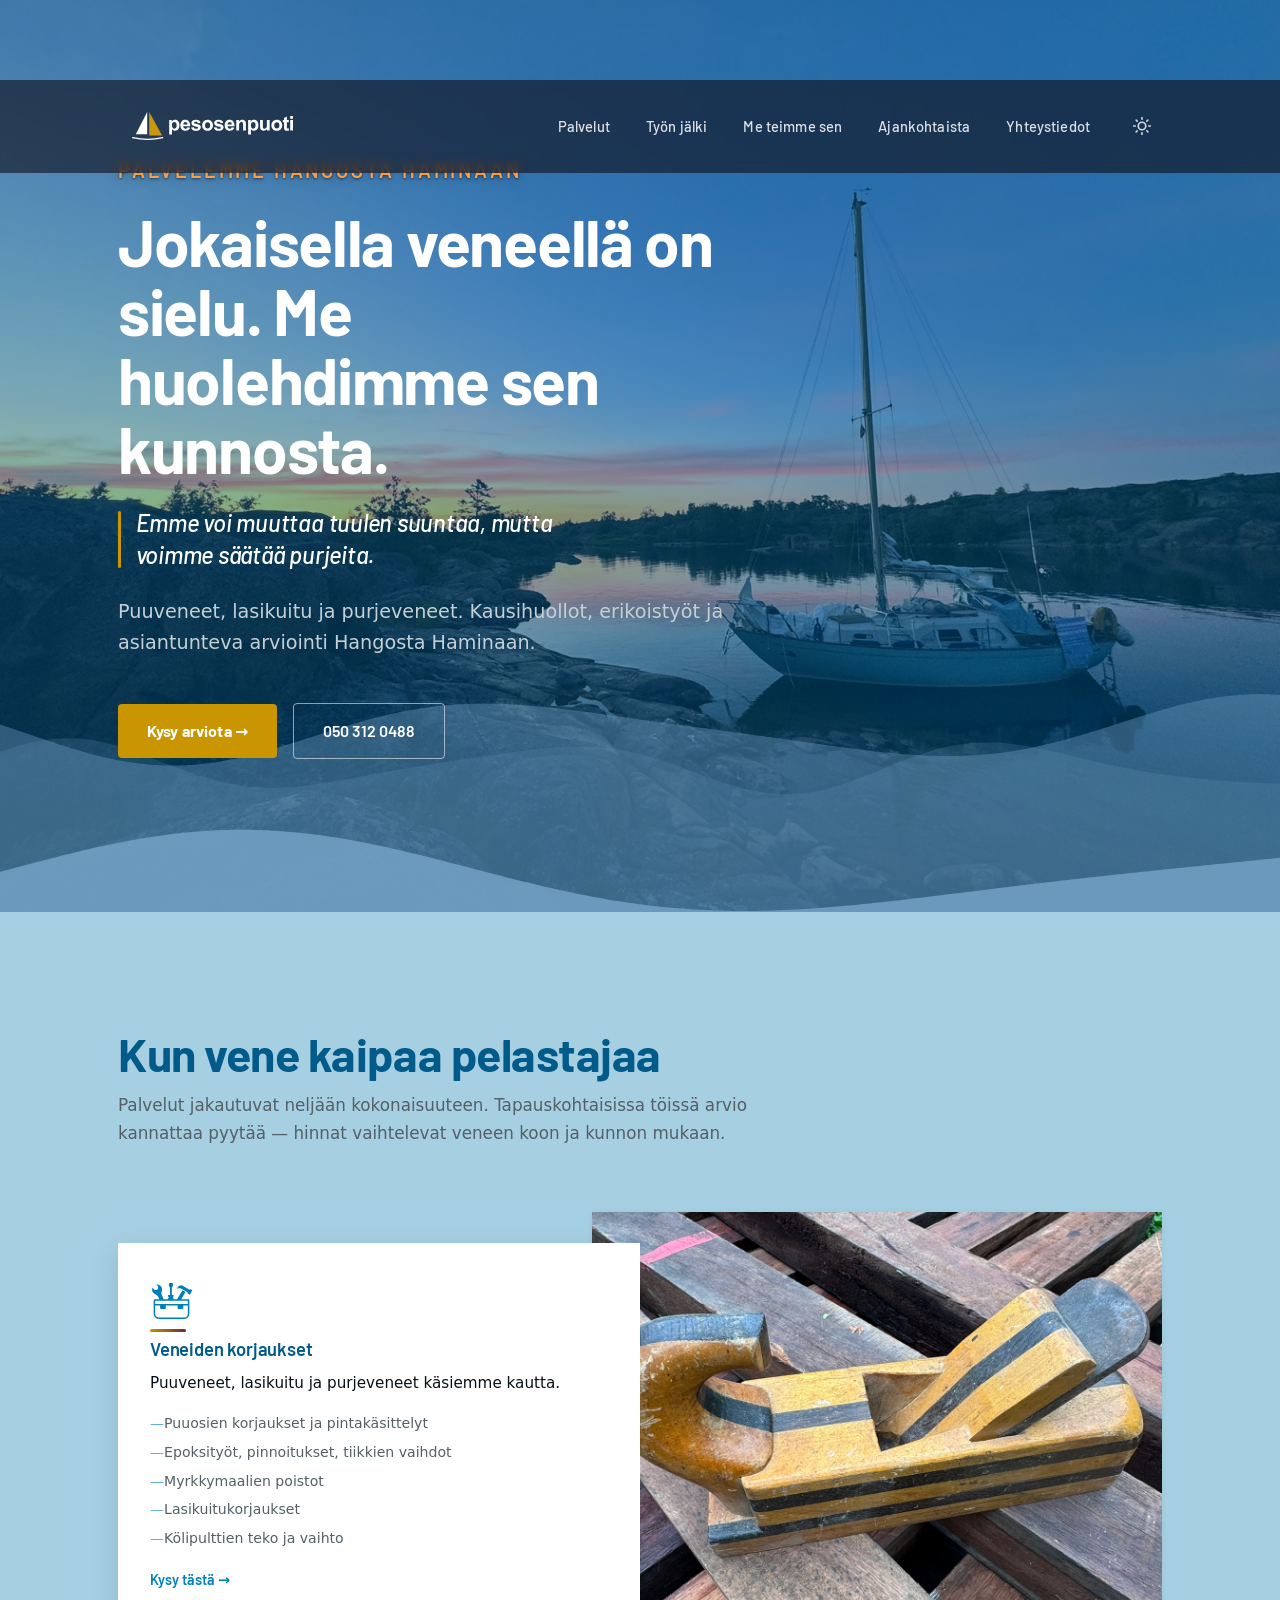
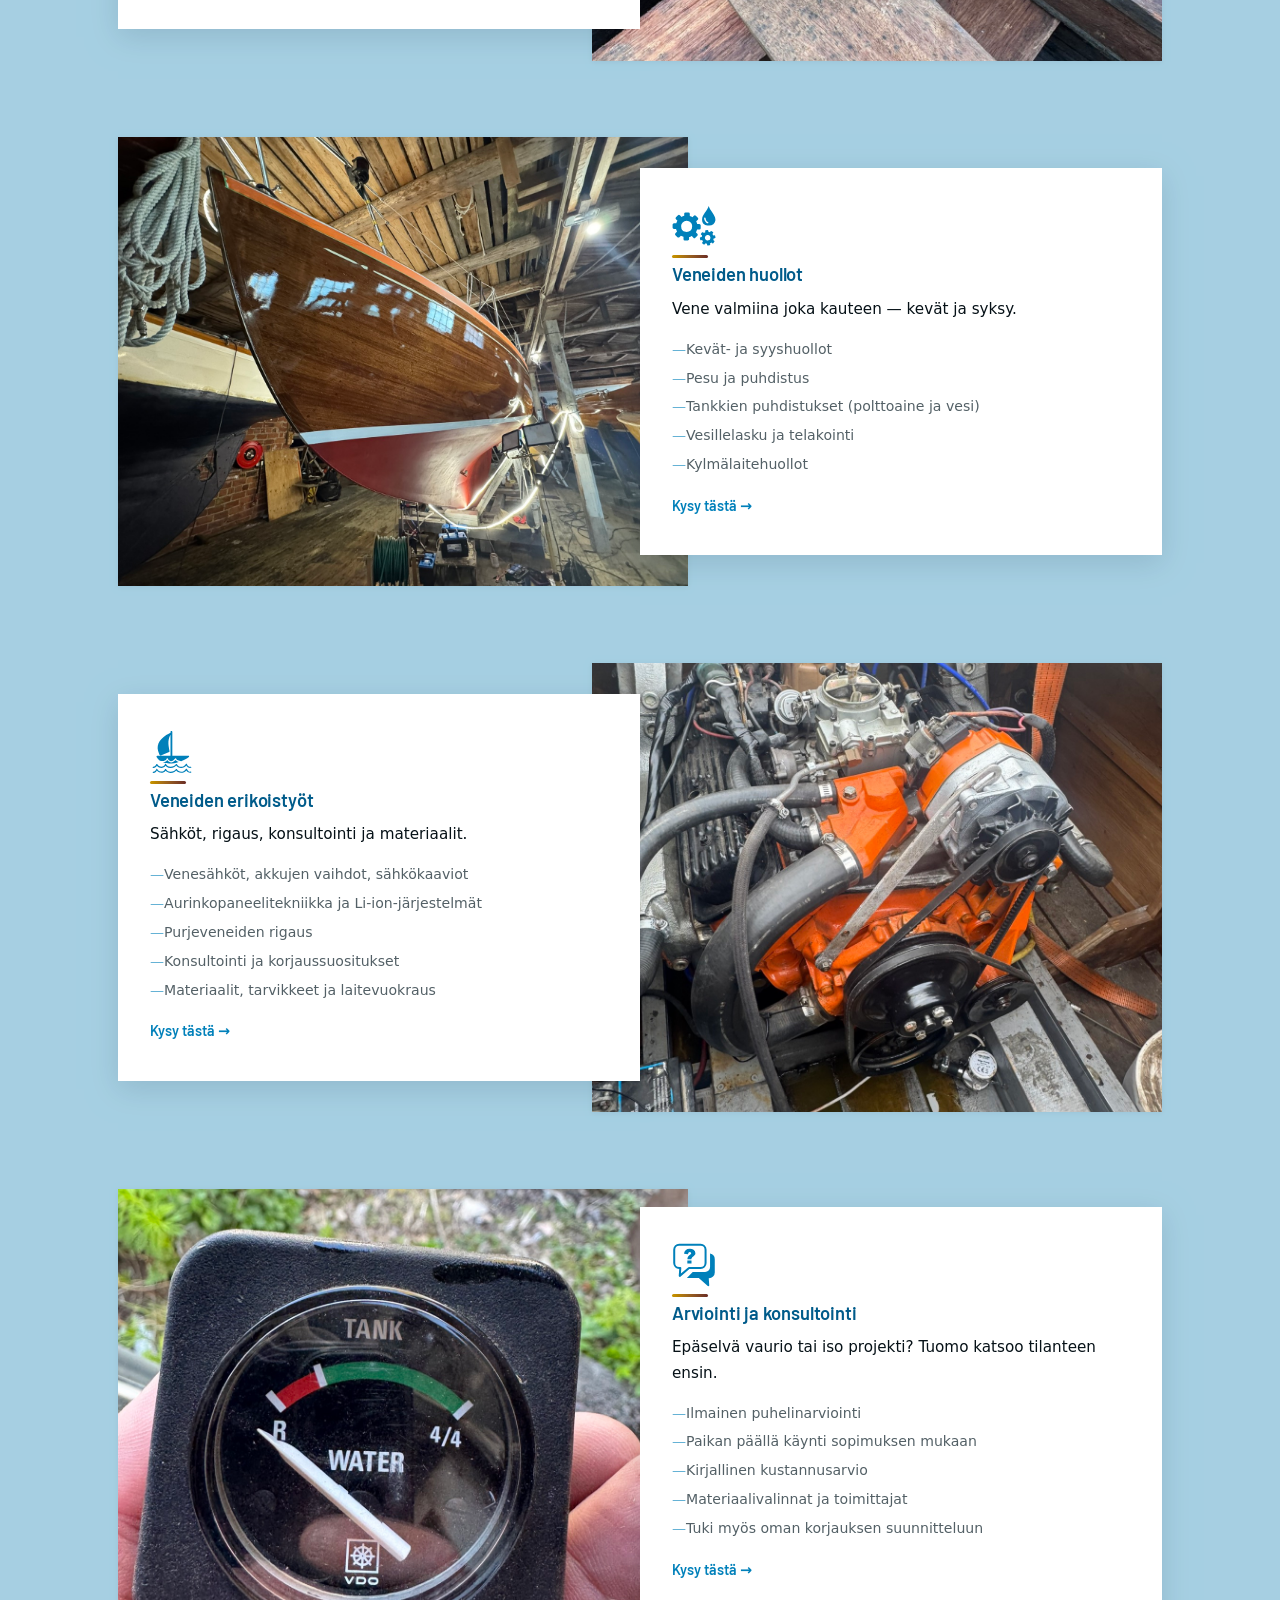
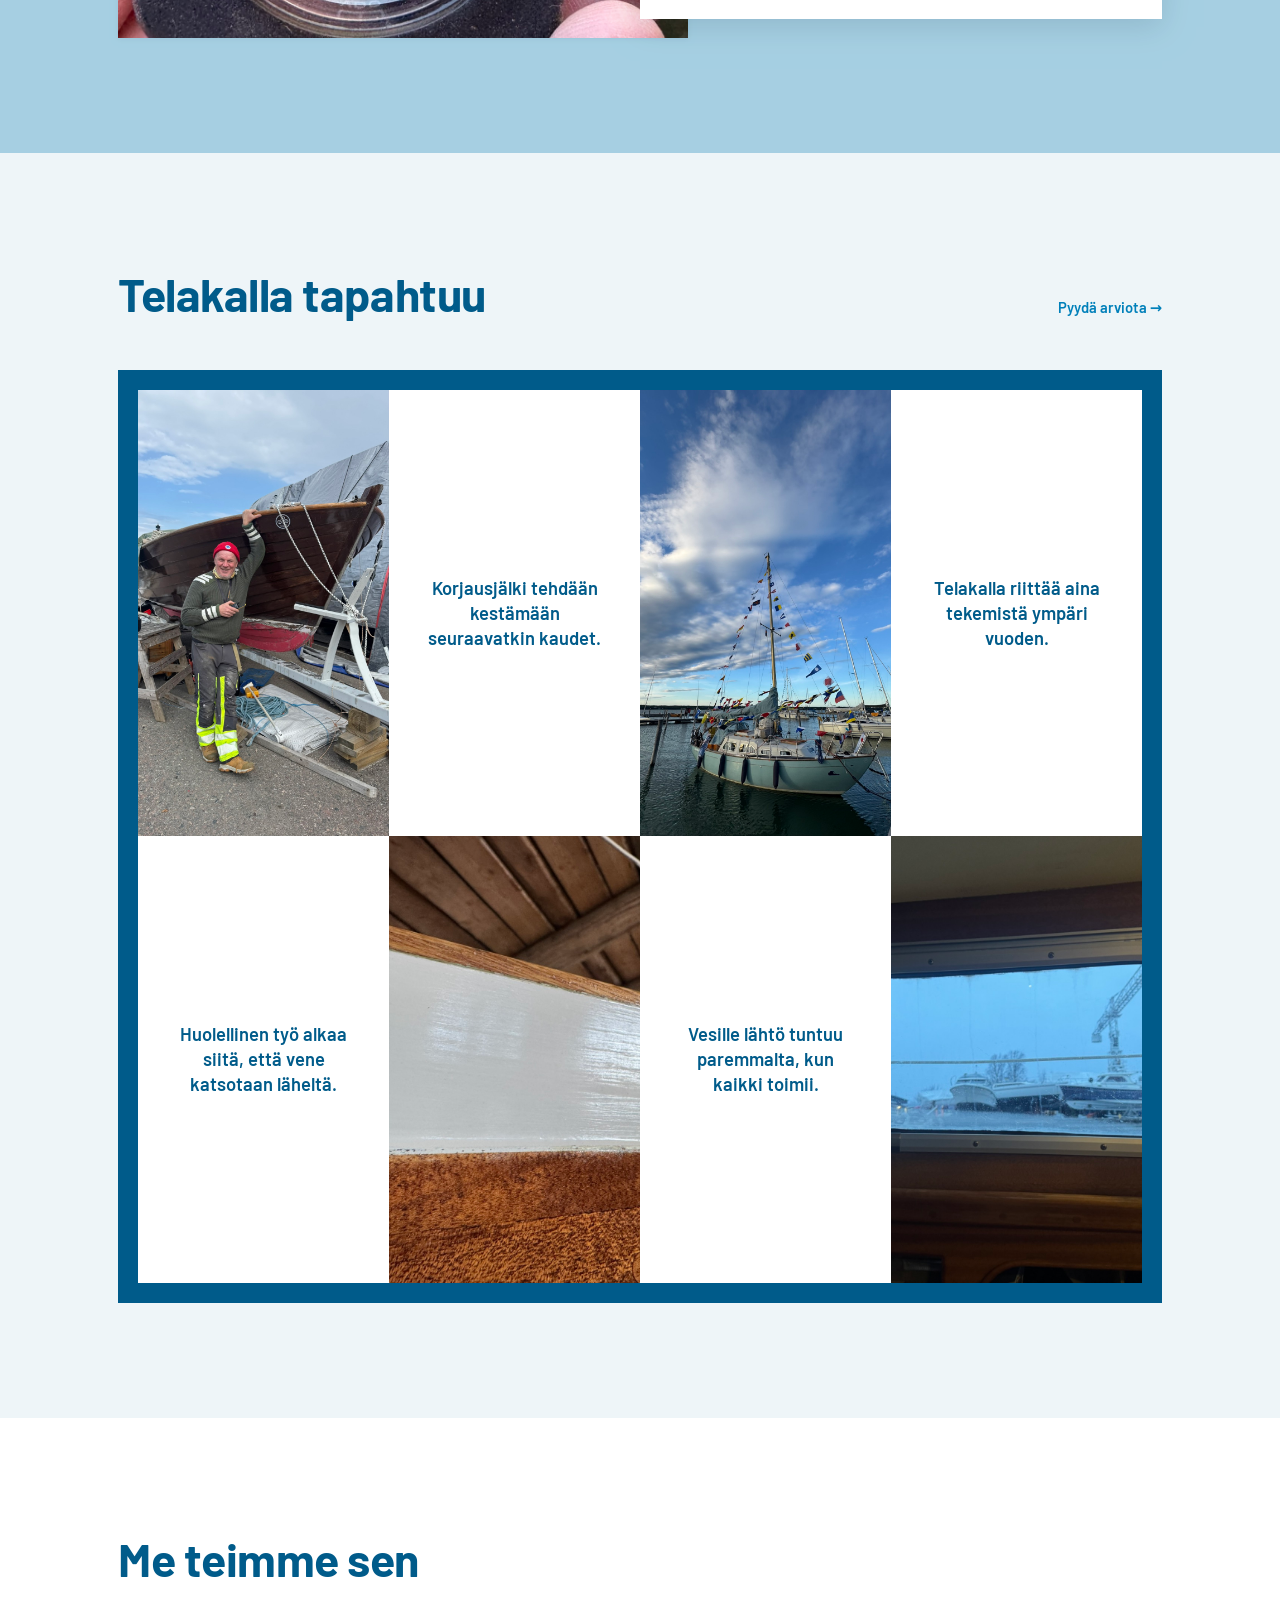
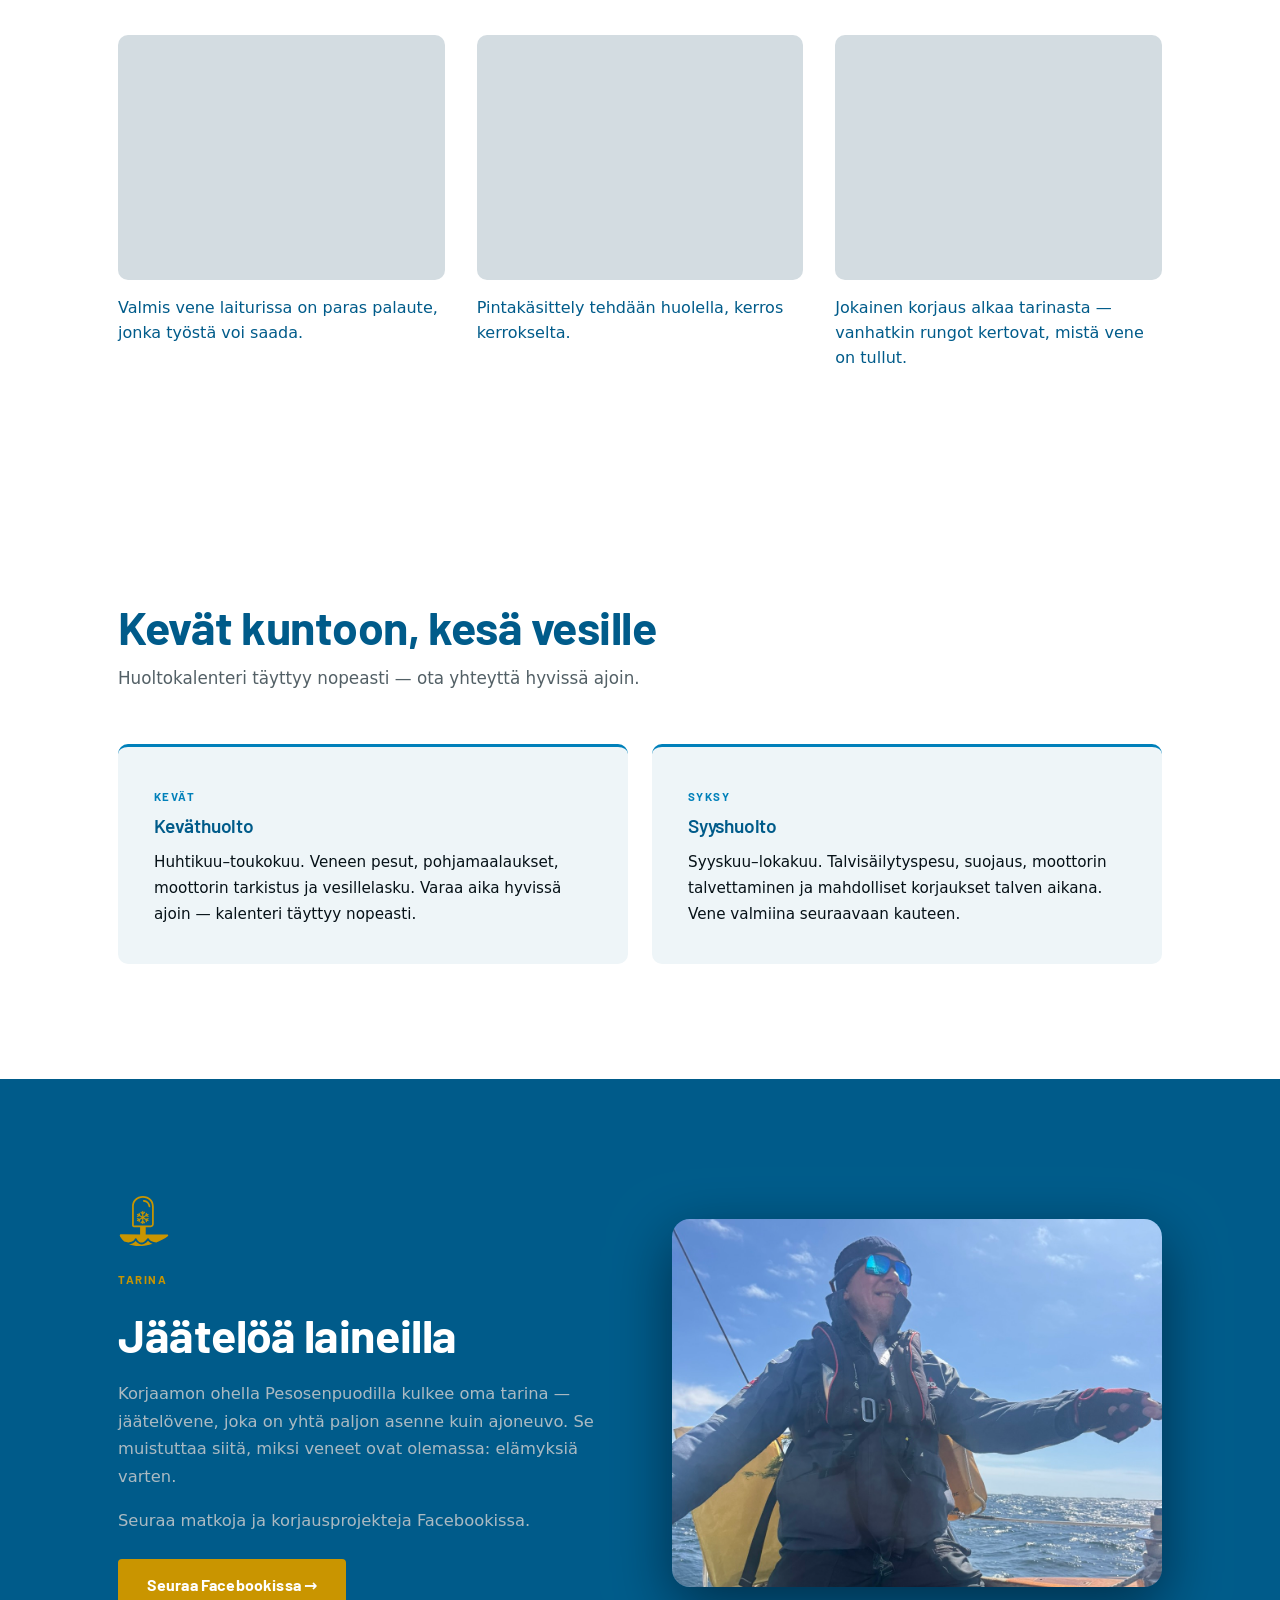
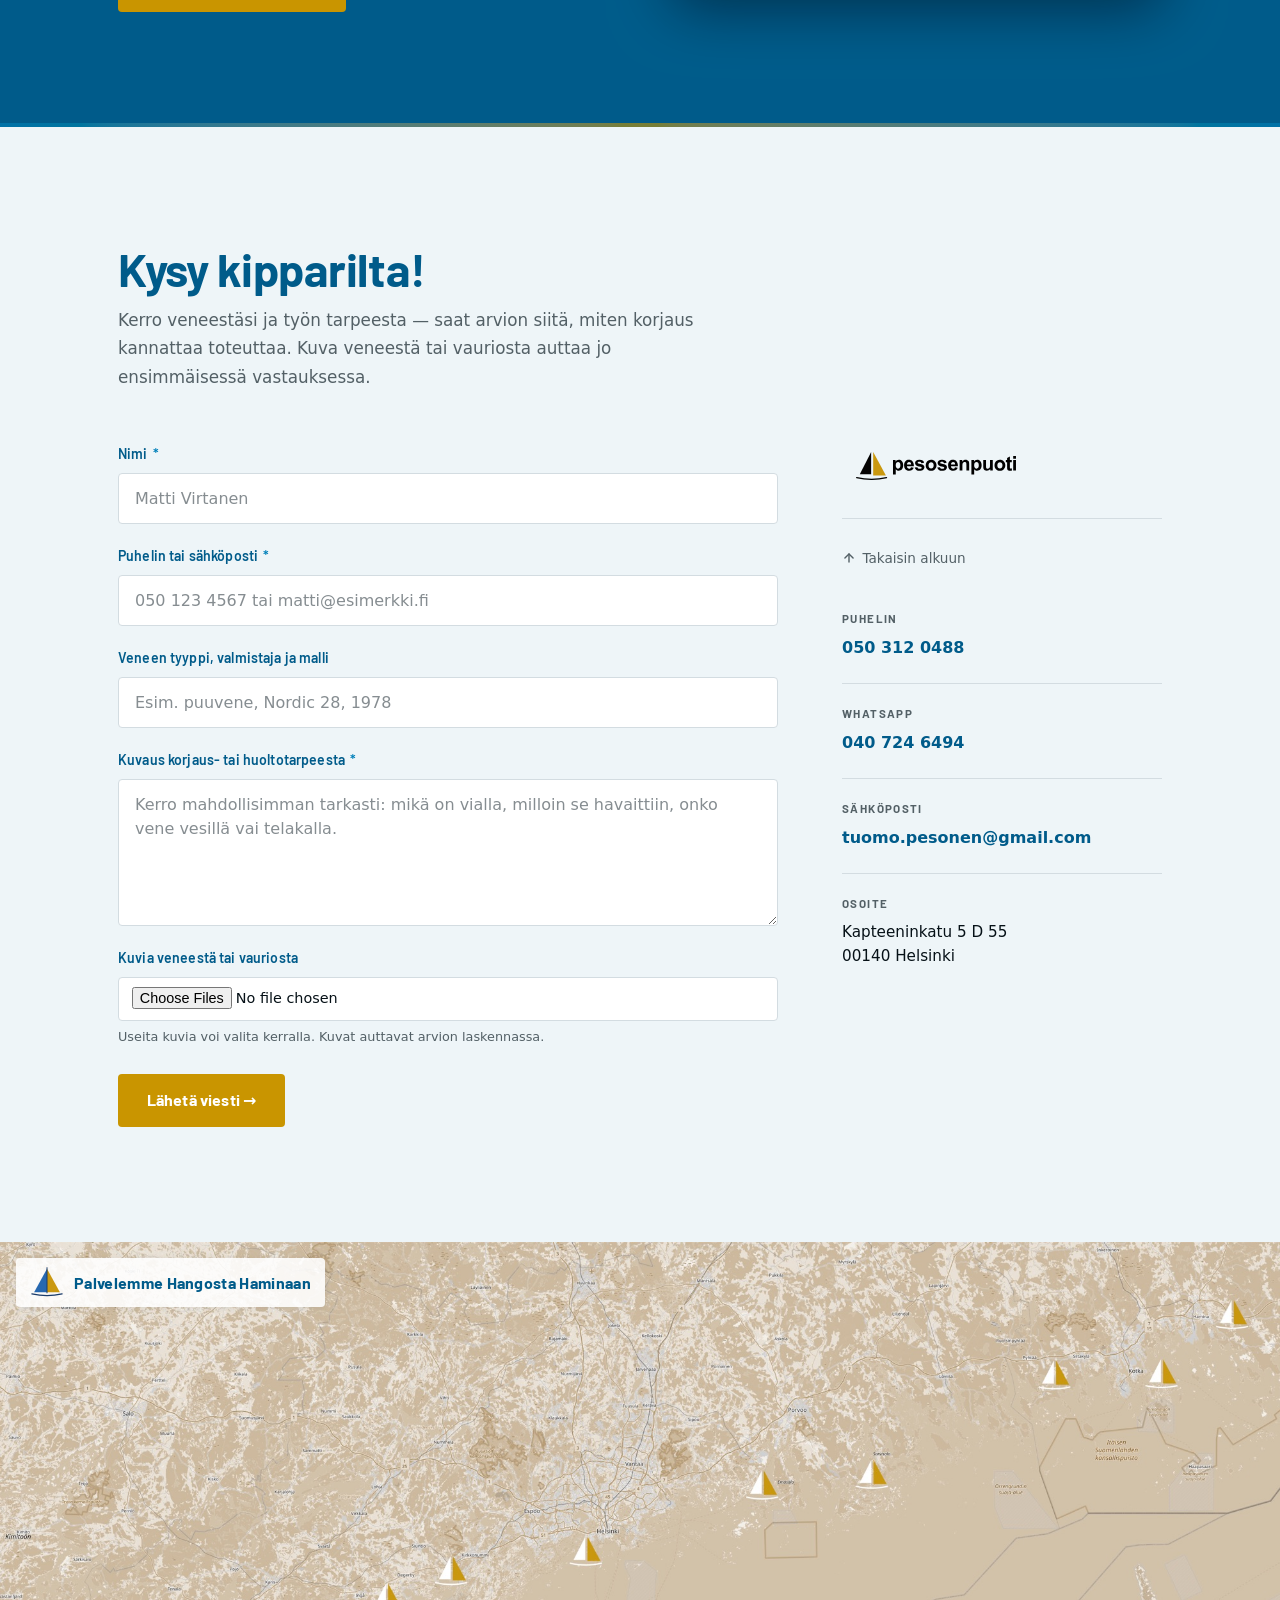
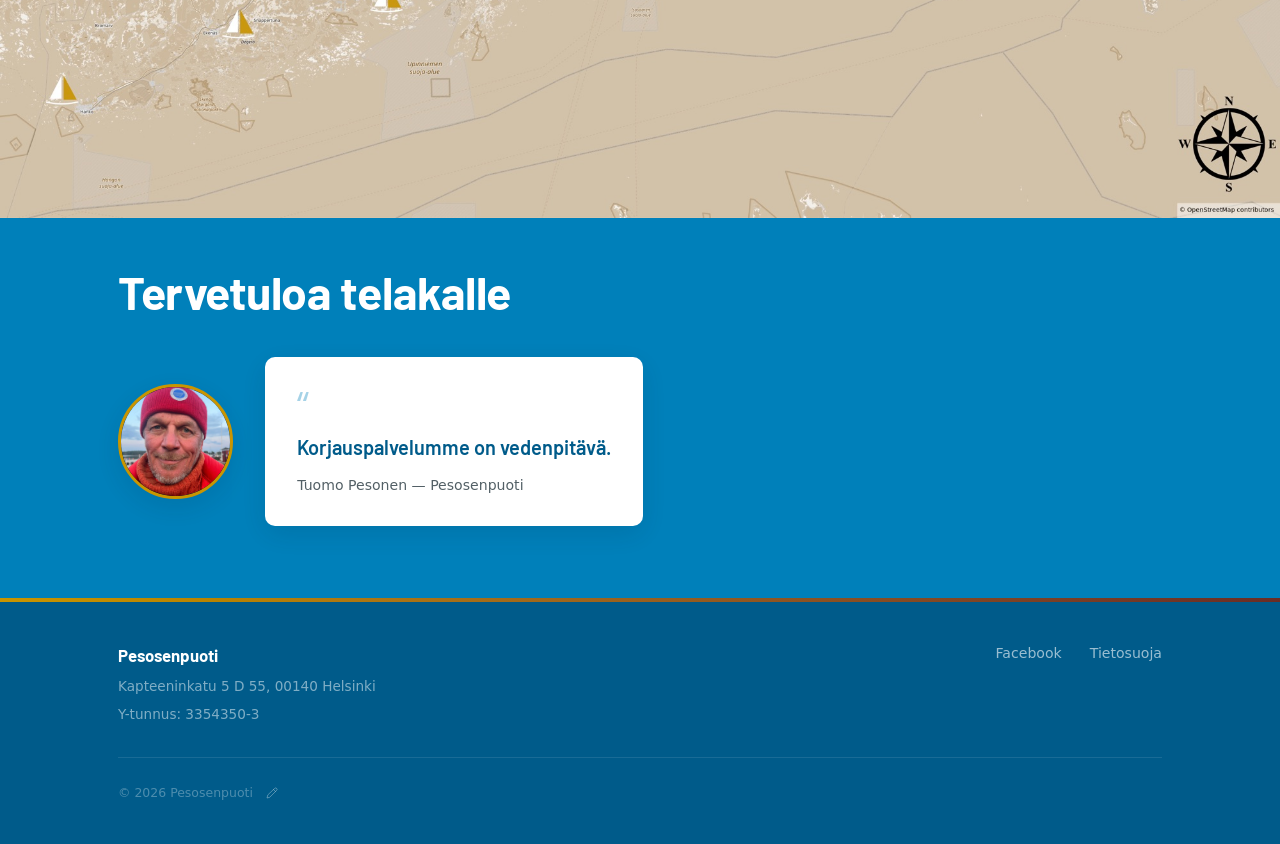
<file: index.html>
<!DOCTYPE html>
<html lang="fi">
<head>
  <meta charset="UTF-8">
  <meta name="viewport" content="width=device-width, initial-scale=1.0">
  <meta name="description" content="Pesosenpuoti — venekorjaamo Helsingissä. Puuveneet, lasikuitu, purjeveneet, kausihuollot ja erikoistyöt pääkaupunkiseudulla.">
  <meta name="theme-color" content="#0d1f38">
  <title>Pesosenpuoti — Venekorjaamo - Hangosta Haminaan</title>

  <!-- Absoluuttiset URLit osoittavat pesosenpuoti.fi-domainiin (käytössä
       2026-09-23 alkaen). Jos domain vaihtuu, päivitä canonical, og:url,
       og:image, sitemap.xml, robots.txt ja alla oleva JSON-LD url/image
       yhtä aikaa. -->
  <link rel="canonical" href="https://pesosenpuoti.fi/">

  <meta property="og:type" content="website">
  <meta property="og:site_name" content="Pesosenpuoti">
  <meta property="og:locale" content="fi_FI">
  <meta property="og:url" content="https://pesosenpuoti.fi/">
  <meta property="og:title" content="Pesosenpuoti — Venekorjaamo Helsinki">
  <meta property="og:description" content="Puuveneet, lasikuitu ja purjeveneet. Kausihuollot, erikoistyöt ja asiantunteva arviointi pääkaupunkiseudulla.">
  <meta property="og:image" content="assets/uploads/images/kansikuva-2.JPEG">
  <meta property="og:image:width" content="1200">
  <meta property="og:image:height" content="630">
  <meta property="og:image:alt" content="Purjevene vesillä kesäisessä saaristossa">

  <meta name="twitter:card" content="summary_large_image">
  <meta name="twitter:title" content="Pesosenpuoti — Venekorjaamo Helsinki">
  <meta name="twitter:description" content="Puuveneet, lasikuitu ja purjeveneet. Kausihuollot, erikoistyöt ja asiantunteva arviointi pääkaupunkiseudulla.">
  <meta name="twitter:image" content="assets/uploads/images/kansikuva-2.JPEG">

  <!-- Yhden toimipisteen paikallisyritys: osoite ja puhelin ovat ne kentät
       joilla on merkitystä. Aukioloajat, koordinaatit ja hintataso on jätetty
       tarkoituksella pois — väärä rakenteinen data on huonompi kuin ei mitään. -->
  <script type="application/ld+json">
  {
    "@context": "https://schema.org",
    "@type": "LocalBusiness",
    "name": "Pesosenpuoti",
    "description": "Venekorjaamo Helsingissä. Puuveneet, lasikuitu ja purjeveneet, kausihuollot, erikoistyöt ja asiantunteva arviointi pääkaupunkiseudulla.",
    "url": "https://pesosenpuoti.fi/",
    "image": "assets/uploads/images/kansikuva-2.JPEG",
    "telephone": "+358503120488",
    "email": "tuomo.pesonen@gmail.com",
    "taxID": "3354350-3",
    "address": {
      "@type": "PostalAddress",
      "streetAddress": "Kapteeninkatu 5 D 55",
      "postalCode": "00140",
      "addressLocality": "Helsinki",
      "addressCountry": "FI"
    },
    "areaServed": { "@type": "Place", "name": "Hangosta Haminaan" },
    "sameAs": [ "https://www.facebook.com/p/Pesosenpuoti-61576941811671/" ]
  }
  </script>

  <!-- Fonts: Barlow 500, 600, 700 -->
  <link rel="preconnect" href="https://fonts.googleapis.com">
  <link rel="preconnect" href="https://fonts.gstatic.com" crossorigin>
  <link href="https://fonts.googleapis.com/css2?family=Barlow:wght@500;600;700&display=swap" rel="stylesheet">

  <link rel="icon" href="web-elements/logos/favicon.svg" type="image/svg+xml">
  <link rel="stylesheet" href="style.css">
</head>
<body>

  <!-- ================================================================
       NAVBAR
       ================================================================ -->
  <header class="navbar" id="navbar">
    <div class="navbar__inner">
      <a href="#" class="navbar__logo" aria-label="Pesosenpuoti — etusivulle">
        <span class="navbar__logo-badge">
          <img class="navbar__logo-mark navbar__logo-mark--light" src="web-elements/logos/logo-light.svg" alt="Pesosenpuoti" width="150" height="26">
          <img class="navbar__logo-mark navbar__logo-mark--dark" src="web-elements/logos/logo.svg" alt="" width="150" height="26" aria-hidden="true">
        </span>
      </a>

      <nav class="navbar__links" aria-label="Päävalikko">
        <a href="#palvelut">Palvelut</a>
        <a href="#tyon-jalki">Työn jälki</a>
        <a href="#me-teimme-sen">Me teimme sen</a>
        <a href="#ajankohtaista">Ajankohtaista</a>
        <a href="#yhteystiedot">Yhteystiedot</a>
      </nav>

      <button
        class="navbar__theme"
        id="theme-toggle"
        aria-label="Vaihda väritema"
        title="Vaihda teema"
      >
        <svg class="navbar__theme-icon navbar__theme-icon--sun" width="18" height="18" viewBox="0 0 24 24" fill="none" stroke="currentColor" stroke-width="2.2" stroke-linecap="round" aria-hidden="true">
          <circle cx="12" cy="12" r="5"/><line x1="12" y1="1" x2="12" y2="3"/><line x1="12" y1="21" x2="12" y2="23"/><line x1="4.22" y1="4.22" x2="5.64" y2="5.64"/><line x1="18.36" y1="18.36" x2="19.78" y2="19.78"/><line x1="1" y1="12" x2="3" y2="12"/><line x1="21" y1="12" x2="23" y2="12"/><line x1="4.22" y1="19.78" x2="5.64" y2="18.36"/><line x1="18.36" y1="5.64" x2="19.78" y2="4.22"/>
        </svg>
        <svg class="navbar__theme-icon navbar__theme-icon--moon" width="18" height="18" viewBox="0 0 24 24" fill="none" stroke="currentColor" stroke-width="2.2" stroke-linecap="round" stroke-linejoin="round" aria-hidden="true">
          <path d="M12 4v5"/><path d="m5 9 2 2"/><path d="m19 9-2 2"/><path d="M3 16h18"/><path d="M5.5 16a6.5 6.5 0 0 1 13 0"/><path d="M2 20h20"/>
        </svg>
      </button>

      <button
        class="navbar__hamburger"
        aria-label="Avaa valikko"
        aria-expanded="false"
        aria-controls="mobile-menu"
      >
        <span></span>
        <span></span>
        <span></span>
      </button>
    </div>

    <nav class="navbar__mobile" id="mobile-menu" aria-label="Mobiilivalikko" hidden>
      <a href="#palvelut">Palvelut</a>
      <a href="#tyon-jalki">Työn jälki</a>
      <a href="#me-teimme-sen">Me teimme sen</a>
      <a href="#ajankohtaista">Ajankohtaista</a>
      <a href="#yhteystiedot">Yhteystiedot</a>
    </nav>
  </header>

  <!-- ================================================================
       HERO
       ================================================================ -->
  <section class="hero" aria-label="Pesosenpuoti venekorjaamo">
    <canvas class="hero__canvas" id="wave-canvas" aria-hidden="true"></canvas>
    <div class="hero__image">
      <img
        src="assets/uploads/images/kansikuva-2.JPEG" data-content="hero.image" data-content-attr="src" data-image-settings="hero.imageSettings"
        alt="Näkymä mereltä, vene vesillä suomalaisessa saaristossa" data-content-alt="hero.imageAlt"
        data-hero-alt-target="true"
        fetchpriority="high"
        decoding="async"
      >
    </div>

    <div class="hero__content">
      <span class="hero__eyebrow" data-content="hero.eyebrow">Palvelemme Hangosta Haminaan</span>
      <h1 class="hero__heading" data-content="hero.heading">Jokaisella veneellä on sielu. Me huolehdimme sen kunnosta.</h1>
      <p class="hero__slogan" data-content="hero.slogan">Emme voi muuttaa tuulen suuntaa, mutta voimme säätää purjeita.</p>
      <p class="hero__sub" data-content="hero.sub">Puuveneet, lasikuitu ja purjeveneet. Kausihuollot, erikoistyöt ja asiantunteva arviointi Hangosta Haminaan.</p>
      <div class="hero__cta">
        <a href="#yhteystiedot" class="btn-primary">Kysy arviota →</a>
        <a href="tel:+358503120488" class="btn-ghost" data-content="contact.phone" data-contact-action="phone">050&nbsp;312&nbsp;0488</a>
      </div>
    </div>
  </section>

  <!-- ================================================================
       PALVELUT
       ================================================================ -->
  <section class="palvelut" id="palvelut" aria-labelledby="palvelut-heading">
    <div class="container">
      <header class="palvelut__header">
        <h2 id="palvelut-heading" class="fade-in">Kun vene kaipaa pelastajaa</h2>
        <p class="fade-in">
          Palvelut jakautuvat neljään kokonaisuuteen. Tapauskohtaisissa töissä
          arvio kannattaa pyytää — hinnat vaihtelevat veneen koon ja kunnon mukaan.
        </p>
      </header>

      <div class="palvelut__rows">
        <!-- Korjaukset -->
        <article class="palvelut__row fade-in" style="--i:0" data-service-id="korjaukset">
          <div class="palvelu-card palvelu-card--service">
            <div class="palvelu-card__icon" aria-hidden="true">
              <span class="palvelu-card__icon-img" data-content="icon" data-content-style="--icon-src" style="--icon-src:url('assets/uploads/icons/veneen-korjaukset.svg')"></span>
            </div>
            <!-- <div class="palvelu-card__num" aria-hidden="true">01</div> -->
            <h3>Veneiden korjaukset</h3>
            <p data-content="lead">Puuveneet, lasikuitu ja purjeveneet käsiemme kautta.</p>
            <ul class="palvelu-card__list" aria-label="Esimerkkejä korjauksista" data-content="items">
              <li>Puuosien korjaukset</li>
              <li>Pintakäsittelyt ja pinnoitukset</li>
              <li>Epoksityö</li>
              <li>Tiikkien vaihdot</li>
              <li>Myrkkymaalien poistot</li>
              <li>Lasikuitukorjaukset</li>
            </ul>
            <a href="#yhteystiedot" class="palvelu-card__link">Kysy tästä →</a>
          </div>
          <figure class="palvelu-photo">
            <img
              src="assets/uploads/images/hoyla.JPEG" data-content="image" data-content-attr="src" data-image-settings="imageSettings"
              alt="Höylä ja puutavara" data-content-alt="imageAlt"
              loading="lazy"
              decoding="async"
            >
          </figure>
        </article>

        <!-- Huollot -->
        <article class="palvelut__row fade-in" style="--i:1" data-service-id="huollot">
          <div class="palvelu-card palvelu-card--service">
            <div class="palvelu-card__icon" aria-hidden="true">
              <span class="palvelu-card__icon-img" data-content="icon" data-content-style="--icon-src" style="--icon-src:url('assets/uploads/icons/veneen-huollot.svg')"></span>
            </div>
            <!-- <div class="palvelu-card__num" aria-hidden="true">02</div> -->
            <h3>Veneiden huollot</h3>
            <p data-content="lead">Vene valmiina joka kauteen — kevät ja syksy.</p>
            <ul class="palvelu-card__list" aria-label="Esimerkkejä huolloista" data-content="items">
              <li>Kevät- ja syyshuollot</li>
              <li>Pesu ja puhdistus</li>
              <li>Tankkien puhdistukset (polttoaine ja vesi)</li>
              <li>Vesillelasku ja telakointi</li>
              <li>Kylmälaitehuollot</li>
            </ul>
            <a href="#yhteystiedot" class="palvelu-card__link">Kysy tästä →</a>
          </div>
          <figure class="palvelu-photo">
            <img
              src="assets/uploads/images/puuvene-lakattu.JPEG" data-content="image" data-content-attr="src" data-image-settings="imageSettings"
              alt="Purjevene lakattuna telakalla" data-content-alt="imageAlt"
              loading="lazy"
              decoding="async"
            >
          </figure>
        </article>

        <!-- Erikoistyöt -->
        <article class="palvelut__row fade-in" style="--i:2" data-service-id="erikoistyot">
          <div class="palvelu-card palvelu-card--service">
            <div class="palvelu-card__icon" aria-hidden="true">
              <span class="palvelu-card__icon-img" data-content="icon" data-content-style="--icon-src" style="--icon-src:url('assets/uploads/icons/veneiden-erikoistyot.svg')"></span>
            </div>
            <!-- div class="palvelu-card__num" aria-hidden="true">03</div> -->
            <h3>Veneiden erikoistyöt</h3>
            <p data-content="lead">Sähköt, rigaus, konsultointi ja materiaalit.</p>
            <ul class="palvelu-card__list" aria-label="Esimerkkejä erikoistöistä" data-content="items">
              <li>Venesähköt, akkujen vaihdot, sähkökaaviot</li>
              <li>Aurinkopaneelitekniikka ja Li-ion-järjestelmät</li>
              <li>Rigauspalvelut</li>
              <li>Konsultointi ja korjaussuositukset</li>
              <li>Materiaalit</li>
              <li>Tarvikkeet</li>
            </ul>
            <a href="#yhteystiedot" class="palvelu-card__link">Kysy tästä →</a>
          </div>
          <figure class="palvelu-photo">
            <img
              src="assets/uploads/images/moottorin-korjaus.JPEG" data-content="image" data-content-attr="src" data-image-settings="imageSettings"
              alt="Moottoria huolletaan työpajassa" data-content-alt="imageAlt"
              loading="lazy"
              decoding="async"
            >
          </figure>
        </article>

        <!-- Arviointi -->
        <article class="palvelut__row fade-in" style="--i:3" data-service-id="arviointi">
          <div class="palvelu-card palvelu-card--service">
            <div class="palvelu-card__icon" aria-hidden="true">
              <span class="palvelu-card__icon-img" data-content="icon" data-content-style="--icon-src" style="--icon-src:url('assets/uploads/icons/arviointi-ja-konsultointi.svg')"></span>
            </div>

            <h3>Arviointi ja konsultointi</h3>
            <p data-content="lead">Epäselvä vaurio tai iso projekti? Tuomo katsoo tilanteen ensin.</p>
            <!-- <div class="palvelu-card__num" aria-hidden="true">04</div> -->
            <ul class="palvelu-card__list" aria-label="Esimerkkejä arvioinnista" data-content="items">
              <li>Ilmainen puhelinarviointi</li>
              <li>Paikan päällä käynti sopimuksen mukaan</li>
              <li>Kirjallinen kustannusarvio</li>
              <li>Materiaalivalinnat ja toimittajat</li>
              <li>Tuki myös oman korjauksen suunnitteluun</li>
            </ul>
            <a href="#yhteystiedot" class="palvelu-card__link">Kysy tästä →</a>
          </div>
          <figure class="palvelu-photo">
            <img
              src="assets/uploads/images/mittaristo.JPEG" data-content="image" data-content-attr="src" data-image-settings="imageSettings"
              alt="Pesonen tarkastamassa mittaristoa" data-content-alt="imageAlt"
              loading="lazy"
              decoding="async"
            >
          </figure>
        </article>
      </div>
    </div>
  </section>

  <!-- ================================================================
       TYÖN JÄLKI
       ================================================================ -->
  <section class="galleria" id="tyon-jalki" aria-labelledby="galleria-heading">
    <div class="container">
      <header class="galleria__header">
        <h2 id="galleria-heading" class="fade-in" data-content="gallery.heading">Telakalla tapahtuu</h2>
        <a href="#yhteystiedot" aria-label="Pyydä arviota omasta veneestäsi">Pyydä arviota →</a>
      </header>

      <div class="galleria__grid">
        <figure class="galleria__item fade-in" style="--i:0">
          <img
            src="assets/uploads/images/pesonen-venekorjaus.JPEG" data-content="gallery.photos.0.image" data-content-attr="src" data-image-settings="gallery.photos.0.imageSettings"
            alt="Pesonen on tullut tarkastamaan venettä satamassa" data-content-alt="gallery.photos.0.imageAlt"
            loading="lazy"
            decoding="async"
          >
        </figure>
        <p class="galleria__note">Huolellinen työ alkaa siitä, että vene katsotaan läheltä.</p>
        <figure class="galleria__item fade-in" style="--i:1">
          <img
            src="assets/uploads/images/vene-kylki.JPEG" data-content="gallery.photos.1.image" data-content-attr="src" data-image-settings="gallery.photos.1.imageSettings"
            alt="Veneen kylki maalattuna" data-content-alt="gallery.photos.1.imageAlt"
            loading="lazy"
            decoding="async"
          >
        </figure>
        <p class="galleria__note">Korjausjälki tehdään kestämään seuraavatkin kaudet.</p>
        <figure class="galleria__item fade-in" style="--i:2">
          <img
            src="assets/uploads/images/purjevene.JPEG" data-content="gallery.photos.2.image" data-content-attr="src" data-image-settings="gallery.photos.2.imageSettings"
            alt="Vene lähdössä merelle purjeilla" data-content-alt="gallery.photos.2.imageAlt"
            loading="lazy"
            decoding="async"
          >
        </figure>
        <p class="galleria__note">Vesille lähtö tuntuu paremmalta, kun kaikki toimii.</p>
        <figure class="galleria__item fade-in" style="--i:3">
          <img
            src="assets/uploads/images/telakantalvi.JPEG" data-content="gallery.photos.3.image" data-content-attr="src" data-image-settings="gallery.photos.3.imageSettings"
            alt="Näkymä ikkunasta telakka-alueelle, nosturi taustalla talvella" data-content-alt="gallery.photos.3.imageAlt"
            loading="lazy"
            decoding="async"
          >
        </figure>
        <p class="galleria__note">Telakalla riittää aina tekemistä ympäri vuoden.</p>
      </div>
    </div>
  </section>

  <!-- ================================================================
       ME TEIMME SEN — referenssit
       ================================================================ -->
  <section class="referenssit" id="me-teimme-sen" aria-labelledby="referenssit-heading">
    <div class="container">
      <header class="referenssit__header">
        <h2 id="referenssit-heading" class="fade-in" data-content="reference.heading">Me teimme sen</h2>
      </header>

      <div class="referenssit__grid">
        <article class="referenssit__item fade-in" style="--i:0" data-reference-item>
          <figure class="referenssit__window">
            <video
              src="assets/uploads/videos/venesatama.mp4" data-content="media" data-content-attr="src" data-content-alt="mediaAlt" data-image-settings="imageSettings"
              aria-label="Puuvene Aura laiturissa satamassa"
              muted loop playsinline autoplay preload="metadata"
            ></video>
          </figure>
          <p class="referenssit__story" data-content="story">Valmis vene laiturissa on paras palaute, jonka työstä voi saada.</p>
        </article>

        <article class="referenssit__item fade-in" style="--i:1" data-reference-item>
          <figure class="referenssit__window">
            <video
              src="assets/uploads/videos/maalaus.mp4" data-content="media" data-content-attr="src" data-content-alt="mediaAlt" data-image-settings="imageSettings"
              aria-label="Veneen rungon maalaustyötä telakalla"
              muted loop playsinline autoplay preload="metadata"
            ></video>
          </figure>
          <p class="referenssit__story" data-content="story">Pintakäsittely tehdään huolella, kerros kerrokselta.</p>
        </article>

        <article class="referenssit__item fade-in" style="--i:2" data-reference-item>
          <figure class="referenssit__window">
            <video
              src="assets/uploads/videos/puutavaran-purku.mp4" data-content="media" data-content-attr="src" data-content-alt="mediaAlt" data-image-settings="imageSettings"
              aria-label="Tuomo Pesonen tarkastaa vanhaa venehylkyä saaristossa"
              muted loop playsinline autoplay preload="metadata"
            ></video>
          </figure>
          <p class="referenssit__story" data-content="story">Jokainen korjaus alkaa tarinasta — vanhatkin rungot kertovat, mistä vene on tullut.</p>
        </article>
      </div>
    </div>
  </section>

  <!-- ================================================================
       KAUSI & AJANKOHTAISTA
       ================================================================ -->
  <section class="kausi" id="ajankohtaista" aria-labelledby="kausi-heading">
    <div class="container">
      <header class="kausi__header">
        <h2 id="kausi-heading" class="fade-in" data-content="seasonal.heading">Kevät kuntoon, kesä vesille</h2>
        <p class="fade-in" data-content="seasonal.lead">
          Huoltokalenteri täyttyy nopeasti — ota yhteyttä hyvissä ajoin.
        </p>
      </header>

      <div class="kausi__grid">
        <article class="kausi-card fade-in">
          <span class="kausi-card__season" data-content="seasonal.cards.0.season">Kevät</span>
          <h3 data-content="seasonal.cards.0.title">Keväthuolto</h3>
          <p data-content="seasonal.cards.0.body">Huhtikuu–toukokuu. Veneen pesut, pohjamaalaukset, moottorin tarkistus ja vesillelasku. Varaa aika hyvissä ajoin — kalenteri täyttyy nopeasti.</p>
        </article>

        <article class="kausi-card fade-in">
          <span class="kausi-card__season" data-content="seasonal.cards.1.season">Syksy</span>
          <h3 data-content="seasonal.cards.1.title">Syyshuolto</h3>
          <p data-content="seasonal.cards.1.body">Syyskuu–lokakuu. Talvisäilytyspesu, suojaus, moottorin talvettaminen ja mahdolliset korjaukset talven aikana. Vene valmiina seuraavaan kauteen.</p>
        </article>

      </div>
    </div>
  </section>

  <!-- ================================================================
       JÄÄTELÖVENE
       ================================================================ -->
  <section class="jaatelö" id="jaatelövene" aria-labelledby="jaatelö-heading">
    <div class="container">
      <div class="jaatelö__inner">
        <div class="jaatelö__text fade-in">
          <div class="jaatelö__icon" aria-hidden="true">
            <span class="jaatelö__icon-img" style="--icon-src:url('assets/uploads/icons/jaatelovene.svg')"></span>
          </div>
          <span class="jaatelö__eyebrow" data-content="iceCreamBoat.eyebrow">Tarina</span>
          <h2 id="jaatelö-heading" data-content="iceCreamBoat.heading">Jäätelöä laineilla</h2>
          <p data-content="iceCreamBoat.paragraphs.0">Korjaamon ohella Pesosenpuodilla kulkee oma tarina — jäätelövene, joka on yhtä paljon asenne kuin ajoneuvo. Se muistuttaa siitä, miksi veneet ovat olemassa: elämyksiä varten.</p>
          <p data-content="iceCreamBoat.paragraphs.1">Seuraa matkoja ja korjausprojekteja Facebookissa.</p>
          <a
            href="https://www.facebook.com/p/Pesosenpuoti-61576941811671/"
            class="btn-primary"
            target="_blank"
            rel="noopener noreferrer"
          >
            Seuraa Facebookissa →
          </a>
        </div>

        <div class="jaatelö__image fade-in">
          <img
            src="assets/uploads/images/Purjehduskuva.JPEG" data-content="iceCreamBoat.image" data-content-attr="src" data-image-settings="iceCreamBoat.imageSettings"
            alt="Kesäinen tunnelmakuva vedeltä — saariston valoa ja rauhaa" data-content-alt="iceCreamBoat.imageAlt"
            loading="lazy"
            decoding="async"
          >
        </div>
      </div>
    </div>
  </section>

  <!-- ================================================================
       YHTEYSTIEDOT + LOMAKE
       ================================================================ -->
  <section class="yhteystiedot" id="yhteystiedot" aria-labelledby="yhteystiedot-heading">
    <div class="container">
      <header class="yhteystiedot__header">
        <h2 id="yhteystiedot-heading" class="fade-in" data-content="contact.heading">Kysy kipparilta!</h2>
        <p class="yhteystiedot__intro fade-in" data-content="contact.intro">Kerro veneestäsi ja työn tarpeesta — saat arvion siitä, miten korjaus kannattaa toteuttaa. Kuva veneestä tai vauriosta auttaa jo ensimmäisessä vastauksessa.</p>
      </header>

      <div class="yhteystiedot__layout">
        <!-- Lomake -->
        <form
          class="yhteyslomake fade-in"
          id="contact-form"
          novalidate
          aria-label="Yhteydenottolomake"
        >
          <div class="form-group">
            <label for="nimi"><span data-content="form.nameLabel">Nimi</span> <span class="req" aria-hidden="true">*</span></label>
            <input
              type="text"
              id="nimi"
              name="nimi"
              required
              autocomplete="name"
              placeholder="Matti Virtanen" data-content="form.namePlaceholder" data-content-attr="placeholder"
              aria-required="true"
            >
          </div>

          <div class="form-group">
            <label for="yhteystieto">
              <span data-content="form.contactLabel">Puhelin tai sähköposti</span> <span class="req" aria-hidden="true">*</span>
            </label>
            <input
              type="text"
              id="yhteystieto"
              name="yhteystieto"
              required
              autocomplete="email"
              placeholder="050 123 4567 tai matti@esimerkki.fi" data-content="form.contactPlaceholder" data-content-attr="placeholder"
              aria-required="true"
            >
          </div>

          <div class="form-group">
            <label for="vene" data-content="form.boatLabel">Veneen tyyppi, valmistaja ja malli</label>
            <input
              type="text"
              id="vene"
              name="vene"
              placeholder="Esim. puuvene, Nordic 28, 1978" data-content="form.boatPlaceholder" data-content-attr="placeholder"
            >
          </div>

          <div class="form-group">
            <label for="kuvaus">
              <span data-content="form.descriptionLabel">Kuvaus korjaus- tai huoltotarpeesta</span> <span class="req" aria-hidden="true">*</span>
            </label>
            <textarea
              id="kuvaus"
              name="kuvaus"
              required
              rows="5"
              placeholder="Kerro mahdollisimman tarkasti: mikä on vialla, milloin se havaittiin, onko vene vesillä vai telakalla." data-content="form.descriptionPlaceholder" data-content-attr="placeholder"
              aria-required="true"
            ></textarea>
          </div>

          <div class="form-group">
            <label for="kuvat" data-content="form.photosLabel">Kuvia veneestä tai vauriosta</label>
            <input
              type="file"
              id="kuvat"
              name="kuvat"
              multiple
              accept="image/*"
              aria-describedby="kuvat-hint"
            >
            <span class="form-hint" id="kuvat-hint" data-content="form.photosHint">Useita kuvia voi valita kerralla. Kuvat auttavat arvion laskennassa.</span>
          </div>

          <div class="form-group form-honeypot" aria-hidden="true">
            <label for="yritys">Yritys</label>
            <input type="text" id="yritys" name="yritys" tabindex="-1" autocomplete="off">
          </div>

          <button type="submit" class="btn-primary form-submit" data-content="form.submitLabel">Lähetä viesti →</button>
        </form>

        <!-- Lomakkeen onnistumisviesti (piilotettu aluksi) -->
        <div
          class="form-success"
          id="form-success"
          hidden
          role="alert"
          aria-live="assertive"
        >
          <span class="form-success__icon" aria-hidden="true">✓</span>
          <div>
            <p><strong data-content="form.successHeading">Viesti lähetetty!</strong></p>
            <p data-content="form.successText">Tuomo vastaa yleensä saman päivän aikana.</p>
          </div>
        </div>

        <!-- Lomakkeen virheviesti (piilotettu aluksi) -->
        <div
          class="form-error"
          id="form-error"
          hidden
          role="alert"
          aria-live="assertive"
        >
          <span class="form-error__icon" aria-hidden="true">!</span>
          <p id="form-error-text">Viestin lähetys epäonnistui. Yritä hetken kuluttua uudelleen tai soita.</p>
        </div>

        <!-- Yhteystiedot -->
        <aside class="yhteystiedot__info fade-in" aria-label="Yhteystiedot">
          <div class="yhteystiedot__logo">
            <span class="navbar__logo-badge navbar__logo-badge--footer">
              <img class="theme-logo theme-logo--dark" src="web-elements/logos/logo.svg" alt="Pesosenpuoti" width="180" height="31">
              <img class="theme-logo theme-logo--light" src="web-elements/logos/logo-light.svg" alt="" width="180" height="31" aria-hidden="true">
            </span>
          </div>
          <a class="back-to-top" href="#" aria-label="Takaisin sivun alkuun">
            <svg width="14" height="14" viewBox="0 0 24 24" fill="none" stroke="currentColor" stroke-width="2.4" stroke-linecap="round" stroke-linejoin="round" aria-hidden="true" focusable="false">
              <path d="M12 19V5"/><path d="m5 12 7-7 7 7"/>
            </svg>
            Takaisin alkuun
          </a>
          <div class="info-block">
            <p class="info-block__label">Puhelin</p>
            <a href="tel:+358503120488" data-content="contact.phone" data-contact-action="phone">050 312 0488</a>
          </div>
          <div class="info-block">
            <p class="info-block__label">WhatsApp</p>
            <a href="https://wa.me/358407246494" data-content="contact.whatsapp" data-contact-action="whatsapp">040 724 6494</a>
          </div>
          <div class="info-block">
            <p class="info-block__label">Sähköposti</p>
            <a href="mailto:tuomo.pesonen@gmail.com" data-content="contact.email" data-contact-action="email">tuomo.pesonen@gmail.com</a>
          </div>
          <div class="info-block">
            <p class="info-block__label">Osoite</p>
            <address>
              <span data-content="contact.address.0">Kapteeninkatu 5 D 55</span><br>
              <span data-content="contact.address.1">00140 Helsinki</span>
            </address>
          </div>
        </aside>
      </div>
    </div>
  </section>

  <!-- ================================================================
       TERVETULOA TELAKALLE — kartta + kipparin sitaatti
       ================================================================ -->
  <section class="telakalle" id="telakalle" aria-labelledby="telakalle-heading">
    <div class="telakalle__map" role="img" aria-label="Toiminta-alue: Hangosta Haminaan">
      <img
        src="assets/uploads/images/map-logo-compass.jpg"
        alt="Merikartta Saaristomerestä — toiminta-alue ulottuu Hangosta Haminaan"
        loading="lazy"
        decoding="async"
      >
      <div class="telakalle__map-caption">
        <svg class="telakalle__map-icon" width="34" height="33" viewBox="22 4 120 118" aria-hidden="true" focusable="false" xmlns="http://www.w3.org/2000/svg">
          <path d="M82 14 L36 98 L82 98 Z" fill="#2768b0"/>
          <path d="M82 14 L82 98 L128 98 Z" fill="#ca9810"/>
          <line x1="82" y1="10" x2="82" y2="100" stroke="#1b3c6a" stroke-width="3.5" stroke-linecap="round"/>
          <path d="M28 104 Q82 116 136 104" fill="none" stroke="#1b3c6a" stroke-width="4.5" stroke-linecap="round"/>
        </svg>
        <span class="telakalle__map-label">Palvelemme Hangosta Haminaan</span>
      </div>
    </div>

    <div class="container">
      <div class="telakalle__inner">
        <h2 id="telakalle-heading" class="fade-in">Tervetuloa telakalle</h2>

        <div class="telakalle__quote fade-in">
          <div class="telakalle__avatar">
            <img
              src="assets/uploads/images/Tuomo-Pesonen.jpg" data-content="welcome.image" data-content-attr="src" data-image-settings="welcome.imageSettings"
              alt="Tuomo Pesonen" data-content-alt="welcome.imageAlt"
              loading="lazy"
              decoding="async"
            >
          </div>
          <blockquote class="telakalle__card">
            <span class="telakalle__mark" aria-hidden="true">&ldquo;</span>
            <p class="telakalle__text">Korjauspalvelumme on vedenpitävä.</p>
            <footer class="telakalle__author">
              Tuomo Pesonen <span>— Pesosenpuoti</span>
            </footer>
          </blockquote>
        </div>
      </div>
    </div>
  </section>

  <!-- ================================================================
       FOOTER
       ================================================================ -->
  <footer class="footer" aria-label="Sivuston alatunniste">
    <div class="container">
      <div class="footer__inner">
        <div class="footer__brand">
          <span class="footer__name">Pesosenpuoti</span>
          <span class="footer__address" data-address-target="footer">Kapteeninkatu 5 D 55, 00140 Helsinki</span>
          <span class="footer__ytunnus">Y-tunnus: 3354350-3</span>
        </div>
          <div class="footer__links">
            <a
            href="https://www.facebook.com/p/Pesosenpuoti-61576941811671/"
            target="_blank"
            rel="noopener noreferrer"
            aria-label="Pesosenpuoti Facebookissa (avautuu uudessa välilehdessä)"
          >
            Facebook
          </a>
          <a href="#" aria-label="Tietosuojaseloste">Tietosuoja</a>
        </div>
      </div>
      <p class="footer__copy">
        © 2026 Pesosenpuoti
        <a href="/?muokkaa" class="editor-link editor-link--copy" aria-label="Muokkaa sivustoa — kirjautuminen vaaditaan" title="Muokkaa sivustoa">
          <svg width="12" height="12" viewBox="0 0 24 24" fill="none" stroke="currentColor" stroke-width="2" stroke-linecap="round" stroke-linejoin="round" aria-hidden="true" focusable="false">
            <path d="M17 3a2.85 2.83 0 1 1 4 4L7.5 20.5 2 22l1.5-5.5Z"/>
            <path d="m15 5 4 4"/>
          </svg>
        </a>
      </p>
    </div>
  </footer>

  <script src="wave.js"></script>
  <script src="main.js"></script>
</body>
</html>
</file>
<file: style.css>
/* ====================================================================
   Pesosenpuoti — style.css
   Finnish Baltic maritime craft. Committed brand colour strategy.
   Palette anchored to seed oklch(0.650 0.100 230) per Impeccable.
   ==================================================================== */

/* --- Tokens --------------------------------------------------------- */
:root {
  /* Palette — Finnish summer dawn on the Baltic */
  --color-bg:      oklch(1.000 0.000 0);                      /* pure white — brand carries atmosphere */
  --color-surface: oklch(0.965 0.008 228);                    /* barely-tinted panel background */
  --color-navy:    oklch(44.5% 0.115 236);                    /* light scandinavian navy — headings, dark fills */
  --color-brand:   oklch(0.560 0.145 232);                    /* committed Baltic blue — links, borders, accents */
  --color-warm-tree:   oklch(0.70 0.15 85);                   /* warm tree
  --color-warm-tree:      oklch(72% 0.09 75);                         /* oak-tan wood accent */
  --color-mahogany: oklch(38% 0.09 30);                       /* mahogany wood accent */
  --color-ink:     oklch(0.170 0.020 232);                    /* near-black with blue cast — body copy */
  --color-muted:   oklch(0.480 0.018 228);                    /* secondary text — ≥3.5:1 vs bg */
  --color-white:   oklch(1.000 0.000 0);                      /* text on dark fills */
  --color-rule:    oklch(0.890 0.012 228);                    /* dividers, card borders */
  --color-navbar:  oklch(17.024% 0.02072 288.565 / 0.60);     /* navbar background top — overlays hero photo, same in both themes */
  --color-navbar-scrolled: oklch(100% 0.00011 271.152 / 0.337);       /* navbar background scrolled (light theme) */
  --color-wave:    112 158 196;                                /* canvas wave fill "r g b" (light theme) — read by wave.js, not sampled from the photo */
  --color-palvelut-bg:oklch(83.14% 0.05085 227.895);                 /* pale Baltic-blue section tint (light theme) */

  /* Typography */
  --font-heading: 'Barlow', system-ui, sans-serif;
  --font-body:    system-ui, -apple-system, sans-serif;

  /* Scale */
  --radius-sm: 4px;
  --radius-md: 10px;
  --radius-lg: 18px;

  /* Shadows */
  --shadow-card:       0 1px 6px oklch(0.220 0.060 235 / 0.07);
  --shadow-card-hover: 0 8px 28px oklch(0.220 0.060 235 / 0.13);

  /* Motion */
  --ease-out-quart: cubic-bezier(0.25, 1, 0.5, 1);
  --ease-in-out:    cubic-bezier(0.4, 0, 0.2, 1);
  --dur-fast: 160ms;
  --dur-mid:  300ms;
  --dur-slow: 560ms;

  /* Layout */
  --max-w: 1140px;
  --pad-x: clamp(1.25rem, 5vw, 3rem);
  --pad-y: clamp(4.5rem, 9vw, 8rem);
}

/* --- Reset ---------------------------------------------------------- */
*, *::before, *::after {
  box-sizing: border-box;
  margin: 0;
  padding: 0;
}

html {
  scroll-behavior: smooth;
  -webkit-text-size-adjust: 100%;
}

body {
  background: var(--color-bg);
  color: var(--color-ink);
  font-family: var(--font-body);
  font-size: 1rem;
  line-height: 1.65;
  -webkit-font-smoothing: antialiased;
  -moz-osx-font-smoothing: grayscale;
  overflow-x: hidden;
}

img, video {
  display: block;
  max-width: 100%;
}

a {
  color: inherit;
  text-decoration: none;
}

/* Global focus-visible — keyboard navigation */
:focus-visible {
  outline: 3px solid var(--color-brand);
  outline-offset: 3px;
  border-radius: 2px;
}

/* Remove default focus ring for mouse users */
:focus:not(:focus-visible) {
  outline: none;
}

button {
  cursor: pointer;
  border: none;
  background: none;
  font: inherit;
  color: inherit;
}

/* --- Typography ----------------------------------------------------- */
h1, h2, h3, h4 {
  font-family: var(--font-heading);
  font-weight: 700;
  line-height: 1.1;
  color: var(--color-navy);
  letter-spacing: -0.01em;
}

/* Fluid modular scale — ratio ~1.35 */
h1 { font-size: clamp(2.2rem, 5.3vw, 4rem); }
h2 { font-size: clamp(1.85rem, 3.8vw, 2.9rem); }
h3 { font-size: clamp(1.1rem, 2vw, 1.3rem); font-weight: 600; }

p {
  max-width: 64ch;
  line-height: 1.7;
}

/* --- Layout utilities ----------------------------------------------- */
.container {
  max-width: var(--max-w);
  margin-inline: auto;
  padding-inline: var(--pad-x);
}

.section-pad {
  padding-block: var(--pad-y);
}

/* --- Buttons -------------------------------------------------------- */
.btn-primary {
  display: inline-flex;
  align-items: center;
  gap: 0.5em;
  padding: 0.85em 1.8em;
  background: var(--color-warm-tree);
  color: var(--color-white);
  font-family: var(--font-heading);
  font-weight: 700;
  font-size: 1rem;
  letter-spacing: 0.01em;
  border-radius: var(--radius-sm);
  transition:
    filter var(--dur-fast) var(--ease-out-quart),
    transform var(--dur-fast) var(--ease-out-quart),
    box-shadow var(--dur-fast) var(--ease-out-quart);
}

.btn-primary:hover {
  filter: brightness(1.08);
  transform: translateY(-2px);
  box-shadow: 0 6px 18px oklch(0.620 0.140 65 / 0.30);
}

.btn-primary:active {
  transform: translateY(0) scale(0.97);
  filter: brightness(0.98);
}

.btn-primary:focus-visible {
  outline: 3px solid var(--color-warm-tree);
  outline-offset: 3px;
}

.btn-ghost {
  display: inline-flex;
  align-items: center;
  gap: 0.5em;
  padding: 0.85em 1.8em;
  border: 1.5px solid oklch(1.000 0.000 0 / 0.55);
  color: var(--color-white);
  font-family: var(--font-heading);
  font-weight: 600;
  font-size: 1rem;
  border-radius: var(--radius-sm);
  transition: border-color var(--dur-fast), background var(--dur-fast);
}

.btn-ghost:hover {
  border-color: var(--color-white);
  background: oklch(1.000 0.000 0 / 0.10);
}

.btn-ghost:active {
  transform: scale(0.97);
}

.btn-ghost:focus-visible {
  outline: 3px solid oklch(1.000 0.000 0 / 0.7);
  outline-offset: 3px;
}

/* --- Hero entrance -------------------------------------------------- */
@keyframes hero-rise {
  from { opacity: 0; transform: translateY(28px); }
  to   { opacity: 1; transform: translateY(0); }
}

/* --- Scroll fade-in animation --------------------------------------- */
.fade-in {
  opacity: 0;
  transform: translateY(20px);
  transition:
    opacity var(--dur-slow) var(--ease-out-quart),
    transform var(--dur-slow) var(--ease-out-quart);
  /* Stagger via --i: 0, 1, 2, 3 set on the element */
  transition-delay: calc(var(--i, 0) * 90ms);
}

.fade-in.visible {
  opacity: 1;
  transform: translateY(0);
}

@media (prefers-reduced-motion: reduce) {
  .fade-in {
    opacity: 1;
    transform: none;
    transition: none;
  }
  html { scroll-behavior: auto; }
  * {
    transition-duration: 1ms !important;
    animation-duration: 1ms !important;
  }
}

/* --- Navbar --------------------------------------------------------- */
.navbar {
  margin-top: 5rem;
  position: fixed;
  background-color: var(--color-navbar);
  backdrop-filter: blur(5px);
  top: 0;
  left: 0;
  right: 0;
  z-index: 100;
  transition:
    background var(--dur-mid) var(--ease-in-out),
    padding var(--dur-mid) var(--ease-in-out),
    box-shadow var(--dur-mid) var(--ease-in-out);
}

.navbar.scrolled {
  background: var(--color-navbar-scrolled);
  backdrop-filter: blur(5px);
  box-shadow: 0 1px 0 var(--color-rule);
}

.navbar__inner {
  max-width: var(--max-w);
  margin-inline: auto;
  padding-inline: var(--pad-x);
  padding-block: 1.4rem;
  display: flex;
  align-items: center;
  gap: 2rem;
  transition: padding-block var(--dur-mid) var(--ease-in-out);
}

.navbar.scrolled .navbar__inner {
  padding-block: 0.9rem;
}

.navbar__logo {
  position: relative;
  display: flex;
  align-items: center;
  gap: 0.65rem;
  min-height: 3rem;
  min-width: 9rem;
  color: var(--color-white);
  font-family: var(--font-heading);
  font-weight: 700;
  font-size: 1.05rem;
  letter-spacing: 0.01em;
  transition: color var(--dur-fast);
}

.navbar.scrolled .navbar__logo {
  color: var(--color-navy);
  min-height: 2.4rem;
  min-width: 7.2rem;
}

.navbar__logo-badge {
  display: inline-flex;
  align-items: center;
  padding: 0.55rem 0.85rem;
  border-radius: 0.5rem;
  transition: padding var(--dur-mid) var(--ease-in-out), background var(--dur-fast);
}

.navbar.scrolled .navbar__logo-badge {
  padding: 0.4rem 0.65rem;
}

/* Recognizable click target: a soft highlight fills in behind the wordmark on hover. */
.navbar__logo:hover .navbar__logo-badge {
  background: oklch(1.000 0.000 0 / 0.12);
}

.navbar.scrolled .navbar__logo:hover .navbar__logo-badge {
  background: oklch(0.220 0.060 235 / 0.07);
}

/* Navbar logo size: the two heights below (top of page / scrolled). */
.navbar__logo-mark {
  flex-shrink: 0;
  height: 1.76rem;
  width: auto;
  display: block;
  transition: height var(--dur-mid) var(--ease-in-out);
}

.navbar.scrolled .navbar__logo-mark {
  height: 1.43rem;
}

/* Light wordmark reads against the dark hero overlay at the top of the page;
   the dark wordmark takes over once the navbar itself turns light on scroll.
   In the dark theme the scrolled navbar stays dark, so the light one stays. */
.navbar__logo-mark--dark { display: none; }
.navbar.scrolled .navbar__logo-mark--light { display: none; }
.navbar.scrolled .navbar__logo-mark--dark { display: block; }
[data-theme="dark"] .navbar.scrolled .navbar__logo-mark--light { display: block; }
[data-theme="dark"] .navbar.scrolled .navbar__logo-mark--dark { display: none; }

.theme-logo--light { display: none; }
[data-theme="dark"] .theme-logo--dark { display: none; }
[data-theme="dark"] .theme-logo--light { display: block; }

.navbar__logo-badge--footer {
  padding: 0.6rem 0.9rem;
}

.yhteystiedot__logo .navbar__logo-mark,
.navbar__logo-badge--footer img {
  height: 1.9rem;
}

.navbar__links {
  display: flex;
  align-items: center;
  gap: 2.25rem;
  margin-left: auto;
}

.navbar__links a {
  color: oklch(1.000 0.000 0 / 0.85);
  font-family: var(--font-heading);
  font-weight: 500;
  font-size: 0.92rem;
  letter-spacing: 0.01em;
  transition: color var(--dur-fast), opacity var(--dur-fast), transform var(--dur-fast);
  position: relative;
  display: inline-block;
}

.navbar__links a::after {
  content: '';
  position: absolute;
  bottom: -4px;
  left: 0;
  right: 100%;
  height: 2px;
  border-radius: 1px;
  background: var(--color-warm-tree);
  transition: right var(--dur-mid) var(--ease-out-quart);
}

.navbar__links a:hover {
  color: var(--color-warm-tree);
  transform: translateY(-1px);
}

.navbar__links a:hover::after { right: 0; }

.navbar.scrolled .navbar__links a {
  color: var(--color-ink);
}

.navbar.scrolled .navbar__links a:hover {
  color: var(--color-brand);
}

.navbar.scrolled .navbar__links a::after {
  background: var(--color-brand);
}

/* Hamburger — 44x44 touch target */
.navbar__hamburger {
  display: none;
  flex-direction: column;
  gap: 5px;
  margin-left: auto;
  padding: 10px 8px;
  min-width: 44px;
  min-height: 44px;
  justify-content: center;
  align-items: center;
}

.navbar__hamburger span {
  display: block;
  width: 22px;
  height: 2px;
  background: var(--color-white);
  border-radius: 1px;
  transition:
    transform var(--dur-mid) var(--ease-out-quart),
    opacity var(--dur-fast);
}

.navbar.scrolled .navbar__hamburger span {
  background: var(--color-navy);
}

.navbar__hamburger[aria-expanded="true"] span:nth-child(1) {
  transform: translateY(7px) rotate(45deg);
}
.navbar__hamburger[aria-expanded="true"] span:nth-child(2) {
  opacity: 0;
}
.navbar__hamburger[aria-expanded="true"] span:nth-child(3) {
  transform: translateY(-7px) rotate(-45deg);
}

/* Mobile menu */

/* Two rules that must both hold, or the menu misbehaves:
   1) [hidden] — an author `display` declaration outranks the UA rule behind
      the hidden attribute, so without this the menu hangs open permanently
      and the hamburger toggle has no visible effect.
   2) the desktop guard below — the hamburger is only shown under 760px, so
      above that the panel must never be able to appear at all. */
.navbar__mobile[hidden] {
  display: none;
}

.navbar__mobile {
  display: flex;
  flex-direction: column;
  background: var(--color-bg);
  border-top: 1px solid var(--color-rule);
  padding: 0.5rem var(--pad-x) 1.5rem;
  box-shadow: 0 8px 24px oklch(0.220 0.060 235 / 0.10);
}

.navbar__mobile a {
  color: var(--color-navy);
  font-family: var(--font-heading);
  font-weight: 500;
  font-size: 1.1rem;
  padding: 0.85rem 0;
  border-bottom: 1px solid var(--color-rule);
  transition: color var(--dur-fast), padding-left var(--dur-fast);
}

.navbar__mobile a:last-child {
  border-bottom: none;
}

.navbar__mobile a:hover {
  color: var(--color-brand);
  padding-left: 0.5rem;
}

@media (max-width: 760px) {
  .navbar__links { display: none; }
  .navbar__hamburger { display: flex; }
  /* The floating desktop offset just wastes a phone's first screen. */
  .navbar { margin-top: 0; }
}

/* Desktop: the hamburger is hidden, so the panel it controls must be too —
   regardless of any stale aria-expanded/hidden state left by a resize. */
@media (min-width: 761px) {
  .navbar__mobile { display: none; }
}

/* --- Hero ----------------------------------------------------------- */
.hero {
  position: relative;
  /* svh, not dvh: dvh follows the phone toolbar as it hides/shows on scroll,
     which resized the hero (and its wave canvas) mid-scroll. */
  min-height: 100vh;
  min-height: 100svh;
  display: flex;
  align-items: center;
  overflow: hidden;
  background: var(--color-navy);
}

.hero__canvas {
  position: absolute;
  inset: 0;
  width: 100%;
  height: 100%;
  z-index: 1;
  pointer-events: none;
}

.hero__image {
  position: absolute;
  inset: 0;
  z-index: 0;
  opacity: 0.52;
  overflow: hidden;
}

.hero__image img {
  width: 100%;
  height: 100%;
  object-fit: cover;
  object-position: var(--image-position-x, 50%) var(--image-position-y, 50%);
  transform: scale(var(--image-scale, 1));
  transform-origin: var(--image-position-x, 50%) var(--image-position-y, 50%);
}

.hero__content {
  position: relative;
  z-index: 2;
  padding-block: clamp(6rem, 12vw, 15rem);
  padding-inline: var(--pad-x);
  max-width: var(--max-w);
  margin-inline: auto;
  width: 100%;
}

.hero__eyebrow {
  display: inline-block;
  font-family: var(--font-heading);
  font-weight: 600;
  font-size: clamp(0.85rem, 3.4vw, 1.25rem);
  letter-spacing: clamp(0.06em, 0.9vw, 0.14em);
  text-transform: uppercase;
  color: oklch(78% 0.15 60);
  text-shadow: 0 1px 3px rgba(0, 0, 0, 0.55), 0 1px 12px rgba(0, 0, 0, 0.35);
  margin-bottom: 1.25rem;
  animation: hero-rise 700ms var(--ease-out-quart) 120ms both;
}

.hero__heading {
  color: var(--color-white);
  max-width: 17ch;
  margin-bottom: 1.5rem;
  line-height: 1.08;
  letter-spacing: -0.02em;
  animation: hero-rise 800ms var(--ease-out-quart) 240ms both;
}

/* Slogan istuu otsikon ja palvelutiivistelmän välissä: hillitty, viivalla
   merkitty sivuhuomio, jotta se luetaan mottona eikä kilpaile h1:n kanssa. */
.hero__slogan {
  position: relative;
  padding-left: 1.1rem;
  margin-bottom: 1.5rem;
  max-width: 34ch;
  font-family: var(--font-heading);
  font-weight: 500;
  font-style: italic;
  font-size: clamp(1.15rem, 2vw, 1.5rem);
  line-height: 1.35;
  letter-spacing: -0.01em;
  color: var(--color-white);
  animation: hero-rise 750ms var(--ease-out-quart) 320ms both;
}

.hero__slogan::before {
  content: "";
  position: absolute;
  left: 0;
  top: 0.15em;
  bottom: 0.15em;
  width: 3px;
  border-radius: 2px;
  background: var(--color-warm-tree);
}

.hero__sub {
  color: oklch(0.850 0.015 228);
  font-size: clamp(1rem, 1.6vw, 1.2rem);
  max-width: 52ch;
  margin-bottom: 2.75rem;
  line-height: 1.65;
  animation: hero-rise 700ms var(--ease-out-quart) 380ms both;
}

.hero__cta {
  display: flex;
  flex-wrap: wrap;
  gap: 1rem;
  align-items: center;
  animation: hero-rise 600ms var(--ease-out-quart) 500ms both;
}

@media (prefers-reduced-motion: reduce) {
  .hero__eyebrow,
  .hero__heading,
  .hero__slogan,
  .hero__sub,
  .hero__cta {
    animation: none;
  }
}

/* --- Palvelut ------------------------------------------------------- */
.palvelut {
  background: var(--color-palvelut-bg);
  padding-block: var(--pad-y);
}

.palvelut__header {
  margin-bottom: clamp(2.5rem, 5vw, 4rem);
}

.palvelut__header h2 {
  margin-bottom: 0.75rem;
}

.palvelut__header p {
  color: var(--color-muted);
  font-size: 1.05rem;
}

/* Offset repair stories — inspired by the supplied workshop reference */
.palvelut__rows {
  display: flex;
  flex-direction: column;
  gap: clamp(2.75rem, 6vw, 5rem);
}

.palvelut__row {
  display: grid;
  grid-template-columns: minmax(0, 1fr) minmax(0, 1fr);
  align-items: center;
  position: relative;
}

.palvelut__row .palvelu-photo {
  grid-column: 2;
  grid-row: 1;
  margin-left: clamp(-3rem, -6vw, -1.5rem);
  aspect-ratio: 4 / 3.15;
  border-radius: 0;
}

.palvelut__row:nth-child(even) .palvelu-photo {
  grid-column: 1;
  order: -1;
  margin-left: 0;
  margin-right: clamp(-3rem, -6vw, -1.5rem);
}

.palvelu-photo {
  border-radius: var(--radius-lg);
  overflow: hidden;
  aspect-ratio: 4 / 3;
  box-shadow: var(--shadow-card);
}

.palvelu-photo img {
  width: 100%;
  height: 100%;
  object-fit: cover;
  display: block;
  object-position: var(--image-position-x, 50%) var(--image-position-y, 50%);
  transform: scale(var(--image-scale, 1));
  transform-origin: var(--image-position-x, 50%) var(--image-position-y, 50%);
}

@media (max-width: 720px) {
  .palvelut__row { grid-template-columns: 1fr; gap: 0; }
  .palvelut__row .palvelu-photo,
  .palvelut__row:nth-child(even) .palvelu-photo { grid-column: 1; grid-row: 1; margin: 0; }
}

/* Cards: no icon-above-h3 — use bold number as visual anchor */
.palvelu-card {
  padding: 2.25rem 2rem;
  position: relative;
  overflow: hidden;
  transition: box-shadow var(--dur-mid) var(--ease-out-quart);
}

.palvelu-card--service {
  padding: 2.25rem 2rem;
  background: var(--color-bg);
  border-radius: 0;
  box-shadow: var(--shadow-card-hover);
  z-index: 1;
}

.palvelu-card::before {
  content: '';
  position: absolute;
  top: 0;
  left: 0;
  width: 3px;
  height: 100%;
  background: var(--color-brand);
  opacity: 0;
  transition: opacity var(--dur-mid);
}

.palvelu-card:hover::before {
  opacity: 1;
}

.palvelu-card__link {
  display: inline-block;
  margin-top: 1.1rem;
  color: var(--color-brand);
  font-family: var(--font-heading);
  font-weight: 600;
  font-size: 0.9rem;
  transition: color var(--dur-fast);
}

.palvelu-card__link:hover {
  color: var(--color-navy);
}

.palvelu-card__num {
  font-family: var(--font-heading);
  font-weight: 700;
  font-size: 2.8rem;
  color: var(--color-brand);
  opacity: 0.18;
  line-height: 1;
  margin-bottom: 1.25rem;
  letter-spacing: -0.04em;
  user-select: none;
}

.palvelu-card h3 {
  color: var(--color-navy);
  margin-bottom: 0.75rem;
  font-size: 1.15rem;
}

.palvelu-card p {
  color: var(--color-ink);
  font-size: 0.95rem;
  line-height: 1.65;
}

.palvelu-card__list {
  list-style: none;
  margin-top: 1rem;
  display: flex;
  flex-direction: column;
  gap: 0.35rem;
}

.palvelu-card__list li {
  font-size: 0.88rem;
  color: var(--color-muted);
  padding-left: 1em;
  position: relative;
}

.palvelu-card__list li::before {
  content: '—';
  position: absolute;
  left: 0;
  color: var(--color-brand);
  opacity: 0.6;
}

/* --- Galleria ------------------------------------------------------- */
.galleria {
  background: var(--color-surface);
  padding-block: var(--pad-y);
}

.galleria__header {
  margin-bottom: clamp(2rem, 4vw, 3.5rem);
  display: flex;
  align-items: flex-end;
  justify-content: space-between;
  gap: 1.5rem;
  flex-wrap: wrap;
}

.galleria__header a {
  color: var(--color-brand);
  font-family: var(--font-heading);
  font-weight: 600;
  font-size: 0.92rem;
  white-space: nowrap;
  transition: color var(--dur-fast);
}

.galleria__header a:hover {
  color: var(--color-navy);
}

.galleria__grid {
  display: grid;
  grid-template-columns: 1fr;
  gap: 0;
  background: var(--color-navy);
  padding: clamp(0.75rem, 2vw, 1.25rem);
}

/* Above the mobile breakpoint, every pair is placed explicitly (not left to
   grid auto-placement, which leaves gaps once some items get a fixed column):
   4 columns, one photo+caption pair stacked per column, alternating which
   one sits on top so the row reads photo/text/photo/text on top and
   text/photo/text/photo underneath. Below the breakpoint .galleria__grid
   above stays a plain single column so photo and caption always stack in
   document order. */
@media (min-width: 641px) {
  .galleria__grid {
    grid-template-columns: repeat(4, minmax(0, 1fr));
    grid-template-rows: repeat(2, minmax(14rem, 1fr));
  }

  .galleria__item:nth-of-type(1) { grid-row: 1; grid-column: 1; }
  .galleria__note:nth-of-type(1) { grid-row: 2; grid-column: 1; }
  .galleria__note:nth-of-type(2) { grid-row: 1; grid-column: 2; }
  .galleria__item:nth-of-type(2) { grid-row: 2; grid-column: 2; }
  .galleria__item:nth-of-type(3) { grid-row: 1; grid-column: 3; }
  .galleria__note:nth-of-type(3) { grid-row: 2; grid-column: 3; }
  .galleria__note:nth-of-type(4) { grid-row: 1; grid-column: 4; }
  .galleria__item:nth-of-type(4) { grid-row: 2; grid-column: 4; }
}

.galleria__item {
  border-radius: 0;
  overflow: hidden;
  min-height: 0;
  background: var(--color-rule); /* placeholder while image loads */
}

.galleria__item img {
  width: 100%;
  height: 100%;
  object-fit: cover;
  display: block;
  object-position: var(--image-position-x, 50%) var(--image-position-y, 50%);
  transform: scale(var(--image-scale, 1));
  transform-origin: var(--image-position-x, 50%) var(--image-position-y, 50%);
  transition:
    transform 560ms var(--ease-out-quart),
    filter 400ms var(--ease-out-quart);
}

.galleria__item:hover img {
  transform: scale(calc(var(--image-scale, 1) * 1.04));
  filter: brightness(0.85) saturate(1.1);
}

.galleria__note {
  display: grid;
  place-items: center;
  padding: clamp(1.25rem, 3vw, 2.5rem);
  background: var(--color-bg);
  color: var(--color-navy);
  font-family: var(--font-heading);
  font-size: clamp(0.95rem, 1.6vw, 1.15rem);
  font-weight: 600;
  line-height: 1.35;
  text-align: center;
  max-width: none;
}

@media (max-width: 640px) {
  .galleria__grid {
    gap: 1px;
    padding: 1px;
  }
  .galleria__item {
    min-height: 240px;
  }
}

/* --- Me teimme sen (referenssit) ------------------------------------ */
.referenssit {
  background: var(--color-bg);
  padding-block: var(--pad-y);
}

.referenssit__header {
  margin-bottom: clamp(2rem, 4vw, 3.5rem);
}

.referenssit__grid {
  display: grid;
  grid-template-columns: repeat(auto-fit, minmax(280px, 1fr));
  gap: clamp(1.25rem, 3vw, 2rem);
}

.referenssit__window {
  aspect-ratio: 4 / 3;
  overflow: hidden;
  border-radius: var(--radius-md);
  background: var(--color-rule); /* placeholder while media loads */
  margin: 0;
}

.referenssit__window img,
.referenssit__window video {
  width: 100%;
  height: 100%;
  object-fit: cover;
  display: block;
  object-position: var(--image-position-x, 50%) var(--image-position-y, 50%);
  transform: scale(var(--image-scale, 1));
  transform-origin: var(--image-position-x, 50%) var(--image-position-y, 50%);
  transition: transform 560ms var(--ease-out-quart);
}

.referenssit__item:hover .referenssit__window img,
.referenssit__item:hover .referenssit__window video {
  transform: scale(calc(var(--image-scale, 1) * 1.04));
}

.referenssit__story {
  margin-top: 1rem;
  color: var(--color-navy);
  font-size: 1rem;
  line-height: 1.55;
  max-width: none;
}

/* --- Kausi ---------------------------------------------------------- */
.kausi {
  background: var(--color-bg);
  padding-block: var(--pad-y);
}

.kausi__header {
  margin-bottom: clamp(2rem, 4vw, 3.5rem);
}

.kausi__header p {
  color: var(--color-muted);
  margin-top: 0.75rem;
  font-size: 1.05rem;
}

.kausi__grid {
  display: grid;
  grid-template-columns: repeat(auto-fit, minmax(300px, 1fr));
  gap: 1.5rem;
}

.kausi-card {
  background: var(--color-surface);
  border-radius: var(--radius-md);
  padding: 2.25rem;
  border-top: 3px solid var(--color-brand);
}

.kausi-card__season {
  display: inline-block;
  font-family: var(--font-heading);
  font-weight: 700;
  font-size: 0.72rem;
  letter-spacing: 0.13em;
  text-transform: uppercase;
  color: var(--color-brand);
  margin-bottom: 0.6rem;
}

.kausi-card h3 {
  margin-bottom: 0.85rem;
  font-size: 1.2rem;
}

.kausi-card p {
  font-size: 0.95rem;
  color: var(--color-ink);
}

/* --- Jäätelövene ---------------------------------------------------- */
.jaatelö {
  background: var(--color-navy);
  padding-block: var(--pad-y);
  overflow: hidden;
  position: relative;
}

/* Subtle wave texture */
.jaatelö::before {
  content: '';
  position: absolute;
  bottom: 0;
  left: 0;
  right: 0;
  height: 4px;
  background: linear-gradient(to right,
    var(--color-brand) 0%,
    var(--color-warm-tree) 50%,
    var(--color-brand) 100%
  );
  opacity: 0.6;
}

.jaatelö__inner {
  display: grid;
  grid-template-columns: 1fr 1fr;
  gap: clamp(2rem, 5vw, 4rem);
  align-items: center;
}

.jaatelö__eyebrow {
  font-family: var(--font-heading);
  font-weight: 700;
  font-size: 0.72rem;
  letter-spacing: 0.14em;
  text-transform: uppercase;
  color: var(--color-warm-tree);
  margin-bottom: 1.25rem;
  display: block;
}

.jaatelö__text h2 {
  color: var(--color-white);
  margin-bottom: 1.25rem;
}

.jaatelö__text p {
  color: oklch(0.780 0.020 228);
  margin-bottom: 1rem;
  font-size: 1.02rem;
}

.jaatelö__text .btn-primary {
  margin-top: 0.5rem;
}

.jaatelö__image {
  border-radius: var(--radius-lg);
  overflow: hidden;
  aspect-ratio: 4 / 3;
  box-shadow: 0 20px 60px oklch(0.100 0.040 235 / 0.5);
}

.jaatelö__image img {
  width: 100%;
  height: 100%;
  object-fit: cover;
  display: block;
  object-position: var(--image-position-x, 50%) var(--image-position-y, 50%);
  transform: scale(var(--image-scale, 1));
  transform-origin: var(--image-position-x, 50%) var(--image-position-y, 50%);
}

@media (max-width: 760px) {
  .jaatelö__inner {
    grid-template-columns: 1fr;
  }
  .jaatelö__image {
    order: -1;
    max-height: 280px;
    border-radius: var(--radius-md);
  }
}

/* --- Yhteystiedot --------------------------------------------------- */
.yhteystiedot {
  background: var(--color-surface);
  padding-block: var(--pad-y);
}

.yhteystiedot__header {
  margin-bottom: clamp(2rem, 4vw, 3.5rem);
}

.yhteystiedot__header h2 {
  margin-bottom: 0.75rem;
}

.yhteystiedot__intro {
  color: var(--color-muted);
  font-size: 1.05rem;
  max-width: 58ch;
}

.yhteystiedot__layout {
  display: grid;
  grid-template-columns: 1fr 320px;
  gap: clamp(2rem, 5vw, 4rem);
  align-items: start;
}

@media (max-width: 860px) {
  .yhteystiedot__layout {
    grid-template-columns: 1fr;
  }
}

/* Form */
/* [hidden] alone loses to the display:flex below (author rules outrank the
   UA [hidden] default), so form.hidden = true would leave the form visibly
   laid out next to the success message without this override. */
.yhteyslomake[hidden] {
  display: none;
}

.yhteyslomake {
  display: flex;
  flex-direction: column;
  gap: 1.25rem;
}

.form-group {
  display: flex;
  flex-direction: column;
  gap: 0.45rem;
}

.form-group label {
  font-family: var(--font-heading);
  font-weight: 600;
  font-size: 0.88rem;
  color: var(--color-navy);
  letter-spacing: 0.01em;
}

.form-group label .req {
  color: var(--color-brand);
  margin-left: 0.15em;
}

.form-group input,
.form-group textarea,
.form-group select {
  padding: 0.8rem 1rem;
  border: 1.5px solid var(--color-rule);
  border-radius: var(--radius-sm);
  background: var(--color-bg);
  color: var(--color-ink);
  font: inherit;
  font-size: 1rem;
  line-height: 1.5;
  transition:
    border-color var(--dur-fast) var(--ease-out-quart),
    box-shadow var(--dur-fast) var(--ease-out-quart);
}

.form-group input::placeholder,
.form-group textarea::placeholder {
  color: oklch(0.640 0.010 228);
}

.form-group input:focus,
.form-group textarea:focus {
  outline: none;
  border-color: var(--color-brand);
  box-shadow: 0 0 0 3px oklch(0.560 0.105 228 / 0.14);
}

.form-group input[type="file"] {
  padding: 0.6rem 0.8rem;
  cursor: pointer;
  font-size: 0.9rem;
}

.form-group textarea {
  resize: vertical;
  min-height: 120px;
}

.form-hint {
  font-size: 0.80rem;
  color: var(--color-muted);
  line-height: 1.4;
}

.field-error {
  border-color: oklch(0.540 0.180 25) !important;
  box-shadow: 0 0 0 3px oklch(0.540 0.180 25 / 0.14) !important;
}

.form-submit {
  align-self: flex-start;
  margin-top: 0.5rem;
}

/* [hidden] alone loses to the display:flex below (author rules outrank the
   UA [hidden] default) — without this override both boxes stayed visible
   on every page load, submitted or not. */
.form-success[hidden],
.form-error[hidden] {
  display: none;
}

.form-success {
  display: flex;
  align-items: flex-start;
  gap: 1.25rem;
  background: oklch(0.960 0.040 150);
  border: 1px solid oklch(0.760 0.120 150);
  border-radius: var(--radius-md);
  padding: 1.75rem;
  margin-top: 1rem;
}

.form-success__icon {
  font-size: 1.5rem;
  line-height: 1;
  color: oklch(0.380 0.140 150);
  flex-shrink: 0;
  margin-top: 0.1em;
}

.form-success p {
  color: oklch(0.220 0.080 150);
  font-size: 1rem;
  line-height: 1.6;
  max-width: none;
}

.form-honeypot {
  position: absolute;
  width: 1px;
  height: 1px;
  overflow: hidden;
  clip: rect(0 0 0 0);
  white-space: nowrap;
}

.form-error {
  display: flex;
  align-items: flex-start;
  gap: 1.25rem;
  background: oklch(0.960 0.045 25);
  border: 1px solid oklch(0.720 0.140 25);
  border-radius: var(--radius-md);
  padding: 1.75rem;
  margin-top: 1rem;
}

.form-error__icon {
  font-size: 1.5rem;
  line-height: 1;
  color: oklch(0.460 0.170 25);
  flex-shrink: 0;
  margin-top: 0.1em;
}

.form-error p {
  color: oklch(0.280 0.110 25);
  font-size: 1rem;
  line-height: 1.6;
  max-width: none;
}

/* Contact aside */
.yhteystiedot__info {
  display: flex;
  flex-direction: column;
  gap: 0;
}

.info-block {
  padding: 1.25rem 0;
  border-bottom: 1px solid var(--color-rule);
}

.info-block:first-child {
  padding-top: 0;
}

.info-block:last-child {
  border-bottom: none;
}

.info-block__label {
  font-family: var(--font-heading);
  font-size: 0.72rem;
  font-weight: 700;
  letter-spacing: 0.12em;
  text-transform: uppercase;
  color: var(--color-muted);
  margin-bottom: 0.4rem;
}

.info-block a {
  color: var(--color-navy);
  font-weight: 600;
  font-size: 1rem;
  transition: color var(--dur-fast);
  display: block;
  margin-bottom: 0.1rem;
}

.info-block a:hover {
  color: var(--color-brand);
}

.info-block address {
  font-style: normal;
  color: var(--color-ink);
  line-height: 1.6;
  font-size: 0.95rem;
}

/* --- Footer --------------------------------------------------------- */
.footer {
  background: var(--color-navy);
  color: var(--color-white);
}

.footer::before {
  content: '';
  display: block;
  height: 4px;
  background: linear-gradient(90deg, var(--color-warm-tree), var(--color-mahogany));
}

.footer .container {
  padding-block: 2.5rem;
}

.footer__inner {
  display: flex;
  justify-content: space-between;
  align-items: flex-start;
  gap: 2rem;
  flex-wrap: wrap;
  padding-bottom: 2rem;
  margin-bottom: 1.5rem;
  border-bottom: 1px solid oklch(1.000 0.000 0 / 0.10);
}

.footer__brand {
  display: flex;
  flex-direction: column;
  gap: 0.35rem;
}

.footer__name {
  font-family: var(--font-heading);
  font-weight: 700;
  font-size: 1.05rem;
  color: var(--color-white);
}

.footer__address,
.footer__ytunnus {
  font-size: 0.85rem;
  color: oklch(1.000 0.000 0 / 0.50);
}

.footer__links {
  display: flex;
  gap: 1.75rem;
  align-items: center;
  flex-wrap: wrap;
}

.footer__links a {
  font-size: 0.88rem;
  color: oklch(1.000 0.000 0 / 0.60);
  transition: color var(--dur-fast);
}

.footer__links a:hover {
  color: var(--color-white);
}

.footer__copy {
  display: flex;
  align-items: center;
  gap: 0.6rem;
  font-size: 0.78rem;
  color: oklch(1.000 0.000 0 / 0.30);
}

/* --- Theme toggle --------------------------------------------------- */
.navbar__theme {
  display: flex;
  align-items: center;
  justify-content: center;
  min-width: 40px;
  min-height: 40px;
  padding: 8px;
  border-radius: 50%;
  color: oklch(1.000 0.000 0 / 0.80);
  transition: background var(--dur-fast), color var(--dur-fast);
}

.navbar__theme:hover {
  background: oklch(1.000 0.000 0 / 0.12);
}

.navbar.scrolled .navbar__theme {
  color: var(--color-navy);
}

.navbar.scrolled .navbar__theme:hover {
  background: oklch(0.220 0.060 235 / 0.08);
}

/* Show sun in light mode, moon in dark mode */
.navbar__theme-icon--moon { display: none; }
[data-theme="dark"] .navbar__theme-icon--sun  { display: none; }
[data-theme="dark"] .navbar__theme-icon--moon { display: block; }

/* On mobile: links hidden, theme button takes auto margin to push right */
@media (max-width: 760px) {
  .navbar__theme { margin-left: auto; }
}

/* --- Palvelu card icon ---------------------------------------------- */
.palvelu-card__icon {
  width: 2.75rem;
  height: 2.75rem;
  margin-bottom: 1rem;
  color: var(--color-brand);
  position: relative;
}

.palvelu-card__icon::after {
  content: '';
  position: absolute;
  left: 0;
  bottom: -0.6rem;
  width: 2.25rem;
  height: 3px;
  border-radius: 2px;
  background: linear-gradient(90deg, var(--color-warm-tree), var(--color-mahogany));
}

.palvelu-card__icon svg {
  width: 100%;
  height: 100%;
}

.palvelu-card__icon-img {
  display: block;
  width: 100%;
  height: 100%;
  background-color: currentColor;
  -webkit-mask: var(--icon-src) center / contain no-repeat;
  mask: var(--icon-src) center / contain no-repeat;
}

/* --- Jäätelö icon ---------------------------------------------------- */
.jaatelö__icon {
  width: 3.25rem;
  height: 3.25rem;
  color: var(--color-warm-tree);
  margin-bottom: 1.5rem;
}

.jaatelö__icon svg {
  width: 100%;
  height: 100%;
}

.jaatelö__icon-img {
  display: block;
  width: 100%;
  height: 100%;
  background-color: currentColor;
  -webkit-mask: var(--icon-src) center / contain no-repeat;
  mask: var(--icon-src) center / contain no-repeat;
}

/* --- Yhteystiedot logo + map ---------------------------------------- */
.yhteystiedot__logo {
  margin-bottom: 1.75rem;
  padding-bottom: 1.75rem;
  border-bottom: 1px solid var(--color-rule);
}

.yhteystiedot__logo img {
  max-width: 160px;
  height: auto;
}

.editor-link {
  display: inline-flex;
  align-items: center;
  justify-content: center;
  width: 44px;
  height: 44px;
  margin-bottom: 1.25rem;
  color: var(--color-muted);
  border: 1px solid var(--color-rule);
  border-radius: 50%;
  opacity: 0.7;
  transition: opacity var(--dur-fast), color var(--dur-fast), border-color var(--dur-fast);
}

.editor-link:hover {
  opacity: 1;
  color: var(--color-brand);
  border-color: var(--color-brand);
}

/* Discreet — sits next to the copyright line, not meant to invite visitor clicks.
   The footer background is dark navy, so this needs its own (white-based)
   color instead of the light-background --color-muted the base rule uses. */
.editor-link--copy {
  width: 20px;
  height: 20px;
  margin-bottom: 0;
  color: oklch(1.000 0.000 0 / 0.45);
  border-color: transparent;
  opacity: 0.7;
}

.editor-link--copy:hover {
  opacity: 1;
  color: var(--color-white);
  border-color: oklch(1.000 0.000 0 / 0.4);
}

.editor-link--copy svg {
  width: 12px;
  height: 12px;
}

.back-to-top {
  display: inline-flex;
  align-items: center;
  gap: 0.4rem;
  margin-bottom: 1.25rem;
  color: var(--color-muted);
  font-size: 0.85rem;
  font-weight: 500;
  transition: color var(--dur-fast), transform var(--dur-fast);
}

.back-to-top:hover {
  color: var(--color-brand);
  transform: translateY(-2px);
}

/* --- Tervetuloa telakalle — map + quote ------------------------------ */
.telakalle {
  position: relative;
  background: var(--color-brand);
  overflow: hidden;
}

.telakalle__map {
  position: relative;
  width: 100%;
  aspect-ratio: 2966 / 1333; /* matches map-logo-compass.jpg so nothing is cropped off the sides */
  min-height: 200px;
  background: var(--color-rule);
  overflow: hidden;
}

.telakalle__map img {
  width: 100%;
  height: 100%;
  object-fit: cover;
}

.telakalle__map-caption {
  position: absolute;
  left: 1rem;
  top: 1rem;
  display: flex;
  align-items: center;
  gap: 0.6rem;
  padding: 0.5rem 0.9rem;
  border-radius: var(--radius-sm);
  background: oklch(1.000 0.000 0 / 0.88);
  box-shadow: var(--shadow-card);
}

.telakalle__map-icon {
  flex-shrink: 0;
}

.telakalle__map-label {
  font-family: var(--font-heading);
  font-weight: 700;
  letter-spacing: 0.02em;
  color: var(--color-navy);
}

.telakalle__inner {
  padding-block: 0 clamp(3rem, 6vw, 4.5rem);
}

.telakalle__inner h2 {
  color: var(--color-white);
  padding-top: clamp(2rem, 4vw, 3rem);
  margin-bottom: clamp(1.5rem, 4vw, 2.5rem);
}

.telakalle__quote {
  display: flex;
  align-items: center;
  gap: clamp(1.25rem, 3vw, 2rem);
  max-width: 640px;
}

.telakalle__avatar {
  flex-shrink: 0;
  overflow: hidden;
  width: clamp(5.5rem, 9vw, 7.5rem);
  height: clamp(5.5rem, 9vw, 7.5rem);
  border-radius: 50%;
  background: oklch(0.220 0.055 232); /* fixed dark navy fill — same in both themes, unlike --color-navy which inverts */
  border: 3px solid var(--color-warm-tree);
  box-shadow: var(--shadow-card-hover);
}

.telakalle__avatar img {
  width: 100%;
  height: 100%;
  object-fit: cover;
  object-position: var(--image-position-x, 50%) var(--image-position-y, 50%);
  transform: scale(var(--image-scale, 1));
  transform-origin: var(--image-position-x, 50%) var(--image-position-y, 50%);
}

.telakalle__card {
  position: relative;
  background: var(--color-bg);
  border-radius: var(--radius-md);
  padding: 1.75rem 2rem;
  box-shadow: var(--shadow-card-hover);
}

.telakalle__mark {
  display: block;
  font-family: var(--font-heading);
  font-size: 2.75rem;
  line-height: 1;
  color: var(--color-brand);
  opacity: 0.35;
  margin-bottom: 0.25rem;
}

.telakalle__text {
  color: var(--color-navy);
  font-family: var(--font-heading);
  font-weight: 600;
  font-size: clamp(1.05rem, 1.6vw, 1.25rem);
  line-height: 1.4;
  max-width: none;
}

.telakalle__author {
  margin-top: 0.85rem;
  font-size: 0.88rem;
  color: var(--color-muted);
}

.telakalle__author span {
  color: var(--color-muted);
}

@media (max-width: 560px) {
  .telakalle__quote {
    flex-direction: column;
    align-items: flex-start;
  }
}

/* --- Dark theme ---------------------------------------------------- */
[data-theme="dark"] {
  --color-bg:      oklch(0.148 0.042 232);
  --color-surface: oklch(0.192 0.050 230);
  --color-navy:    oklch(0.900 0.010 228);
  --color-brand:   oklch(0.680 0.115 228);
  --color-warm-tree:   oklch(0.750 0.128 73);
  --color-ink:     oklch(0.860 0.012 228);
  --color-muted:   oklch(0.680 0.022 228);
  --color-white:   oklch(0.960 0.008 228);
  --color-rule:    oklch(0.270 0.040 232);
  --color-navbar-scrolled: oklch(0.148 0.042 232 / 0.94);      /* navbar background scrolled (dark theme) */
  --color-wave:    134 184 214;                                /* brighter wave fill for contrast against the near-black dark-theme hero */
  --color-palvelut-bg: oklch(0.170 0.048 230);                 /* pale-blue section tint, dark-theme equivalent */
  --shadow-card:       0 1px 6px oklch(0 0 0 / 0.35);
  --shadow-card-hover: 0 8px 28px oklch(0 0 0 / 0.50);
}

[data-theme="dark"] .hero {
  background: oklch(0.110 0.038 234);
}

[data-theme="dark"] .form-group input,
[data-theme="dark"] .form-group textarea {
  background: oklch(0.192 0.050 230);
  border-color: var(--color-rule);
  color: var(--color-ink);
}

[data-theme="dark"] .form-group input::placeholder,
[data-theme="dark"] .form-group textarea::placeholder {
  color: oklch(0.520 0.025 228);
}

[data-theme="dark"] .telakalle__map {
  background: oklch(0.220 0.055 232);
}

[data-theme="dark"] .footer {
  background: oklch(0.108 0.038 234);
}
</file>
